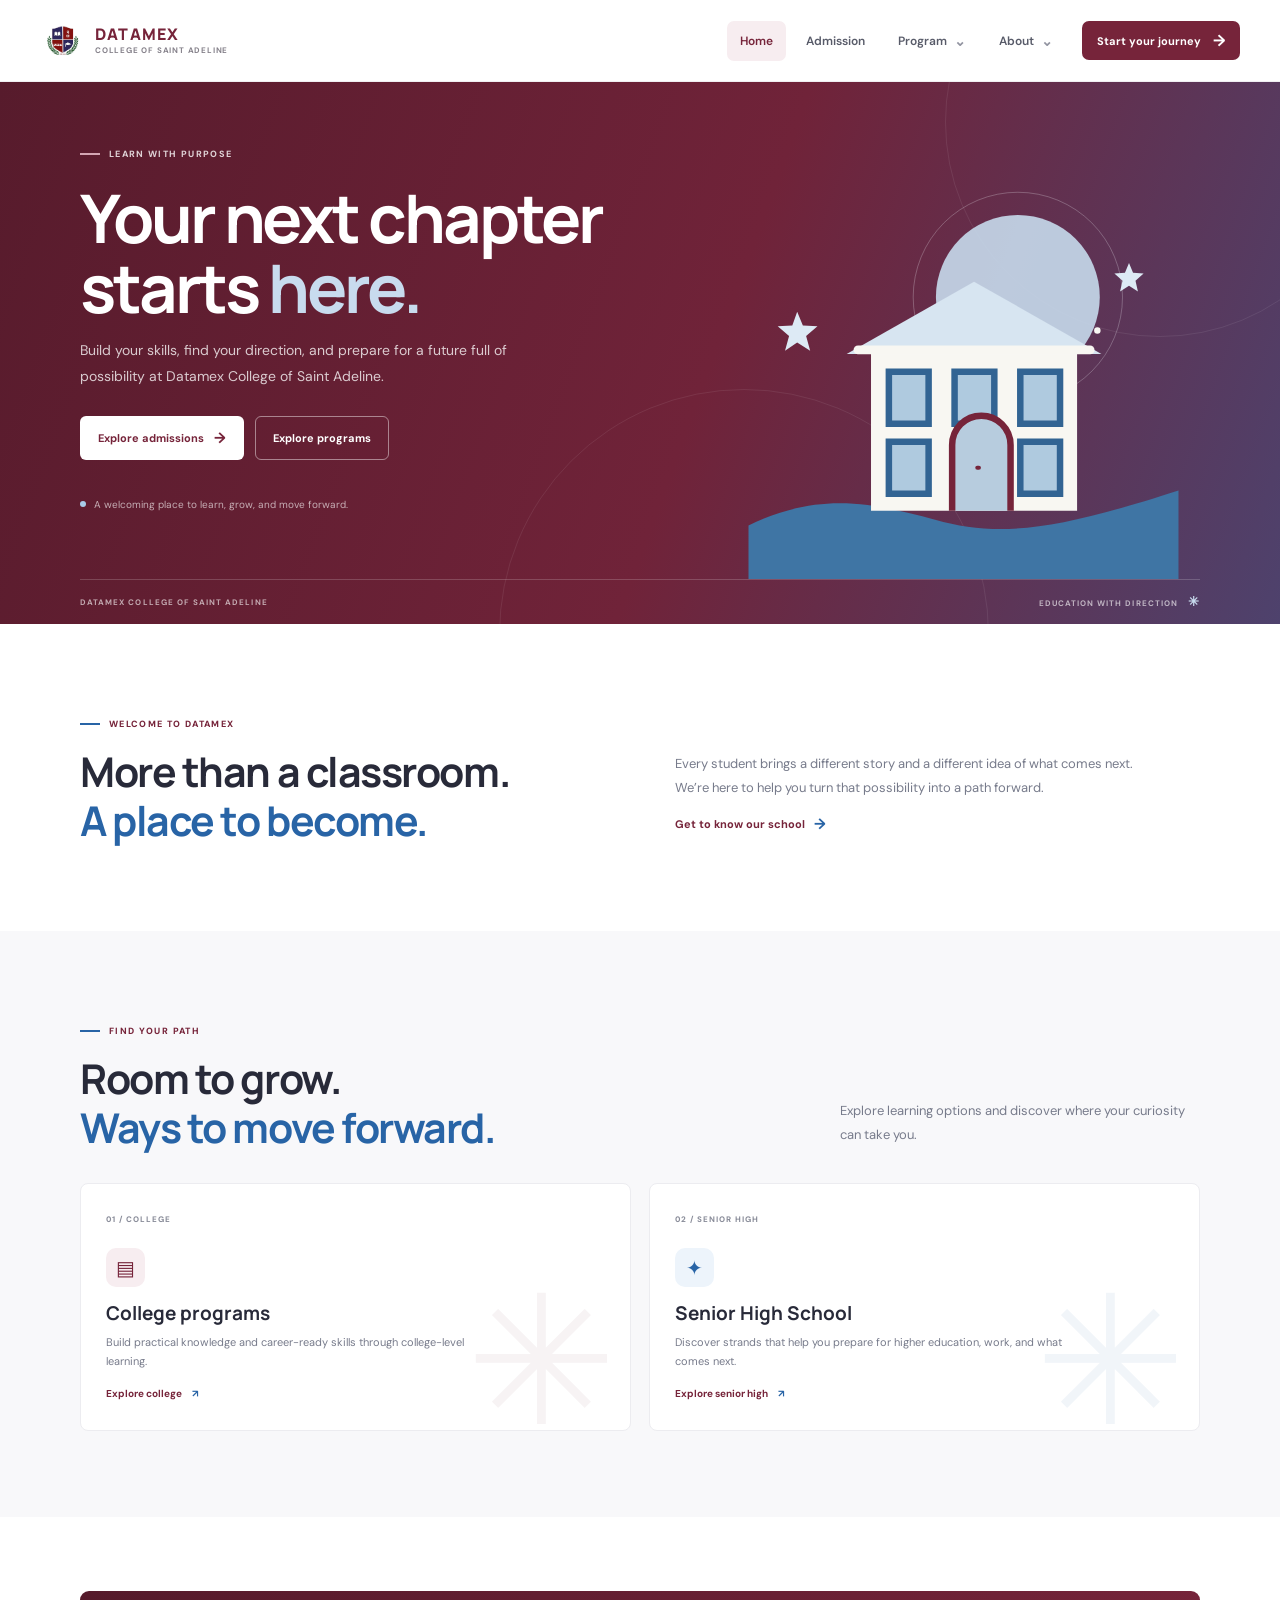
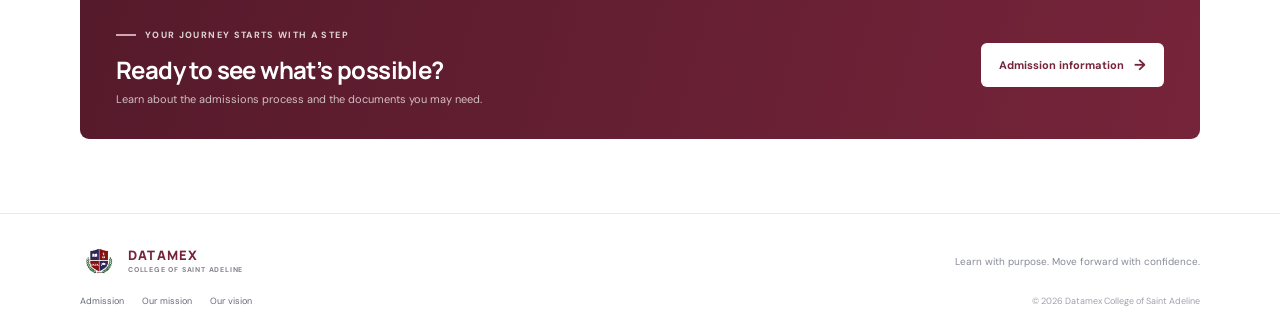
<file: index.html>
<!DOCTYPE html>
<html lang="en">
<head>
  <meta charset="UTF-8">
  <meta name="viewport" content="width=device-width, initial-scale=1.0">
  <meta name="theme-color" content="#76243a">
  <meta name="description" content="Discover Datamex College of Saint Adeline, its programs, admissions, and commitment to student success.">
  <title>Home | Datamex College of Saint Adeline</title>
  <link rel="stylesheet" href="assets/css/style.css">
  <script src="assets/js/script.js" defer></script>
</head>
<body data-page="home">
  <a class="skip-link" href="#main">Skip to content</a>
  <header class="site-header">
    <div class="nav-wrap">
      <a class="brand" href="index.html" aria-label="Datamex College of Saint Adeline home">
        <img class="brand-logo" src="assets/images/datamex-school-logo.png" alt="">
        <span class="brand-copy"><strong>DATAMEX</strong><small>COLLEGE OF SAINT ADELINE</small></span>
      </a>
      <button class="menu-toggle" type="button" aria-expanded="false" aria-controls="primary-navigation" aria-label="Open navigation">
        <span></span><span></span><span></span>
      </button>
      <nav class="primary-navigation" id="primary-navigation" aria-label="Main navigation">
        <a class="nav-item" data-nav="home" href="index.html">Home</a>
        <a class="nav-item" data-nav="admission" href="admission.html">Admission</a>
        <div class="nav-dropdown">
          <button class="nav-item dropdown-toggle" type="button" aria-expanded="false" aria-controls="program-menu">Program <span class="caret">⌄</span></button>
          <div class="dropdown-menu" id="program-menu">
            <a data-nav="college" href="program-college.html">College</a>
            <a data-nav="shs" href="program-shs.html">Senior High School</a>
          </div>
        </div>
        <div class="nav-dropdown">
          <button class="nav-item dropdown-toggle" type="button" aria-expanded="false" aria-controls="about-menu">About <span class="caret">⌄</span></button>
          <div class="dropdown-menu" id="about-menu">
            <a data-nav="mission" href="about-mission.html">Mission</a>
            <a data-nav="vision" href="about-vision.html">Vision</a>
          </div>
        </div>
        <a class="nav-cta" href="admission.html">Start your journey <span>→</span></a>
      </nav>
    </div>
  </header>

  <main id="main">
    <section class="home-hero">
      <div class="hero-shape hero-shape-one"></div>
      <div class="hero-shape hero-shape-two"></div>
      <div class="hero-inner page-width">
        <div class="hero-copy">
          <span class="eyebrow light-eyebrow"><span class="eyebrow-line"></span> LEARN WITH PURPOSE</span>
          <h1>Your next chapter<br>starts <span>here.</span></h1>
          <p>Build your skills, find your direction, and prepare for a future full of possibility at Datamex College of Saint Adeline.</p>
          <div class="hero-actions">
            <a class="button button-light" href="admission.html">Explore admissions <span>→</span></a>
            <a class="button button-outline" href="program-college.html">Explore programs</a>
          </div>
          <div class="hero-footnote"><span class="footnote-dot"></span> A welcoming place to learn, grow, and move forward.</div>
        </div>
        <div class="hero-illustration" aria-hidden="true">
          <img class="hero-campus-illustration" src="assets/images/campus-illustration.svg" alt="">
        </div>
      </div>
      <div class="hero-bottom page-width">
        <span>DATAMEX COLLEGE OF SAINT ADELINE</span>
        <span>EDUCATION WITH DIRECTION <i>✳</i></span>
      </div>
    </section>

    <section class="intro-section page-width section-space">
      <div class="section-heading">
        <span class="eyebrow"><span class="eyebrow-line"></span> WELCOME TO DATAMEX</span>
        <h2>More than a classroom.<br><span>A place to become.</span></h2>
      </div>
      <div class="intro-copy">
        <p>Every student brings a different story and a different idea of what comes next. We’re here to help you turn that possibility into a path forward.</p>
        <a class="text-link" href="about-mission.html">Get to know our school <span>→</span></a>
      </div>
    </section>

    <section class="pathways-section">
      <div class="page-width section-space">
        <div class="section-topline">
          <div>
            <span class="eyebrow"><span class="eyebrow-line"></span> FIND YOUR PATH</span>
            <h2>Room to grow.<br><span>Ways to move forward.</span></h2>
          </div>
          <p>Explore learning options and discover where your curiosity can take you.</p>
        </div>
        <div class="pathway-grid">
          <a class="pathway-card college-card" href="program-college.html">
            <span class="pathway-index">01 / COLLEGE</span>
            <span class="pathway-icon">▤</span>
            <h3>College programs</h3>
            <p>Build practical knowledge and career-ready skills through college-level learning.</p>
            <span class="pathway-link">Explore college <b>↗</b></span>
            <span class="card-decoration">✳</span>
          </a>
          <a class="pathway-card shs-card" href="program-shs.html">
            <span class="pathway-index">02 / SENIOR HIGH</span>
            <span class="pathway-icon">✦</span>
            <h3>Senior High School</h3>
            <p>Discover strands that help you prepare for higher education, work, and what comes next.</p>
            <span class="pathway-link">Explore senior high <b>↗</b></span>
            <span class="card-decoration">✳</span>
          </a>
        </div>
      </div>
    </section>

    <section class="admission-banner page-width">
      <div><span class="eyebrow light-eyebrow"><span class="eyebrow-line"></span> YOUR JOURNEY STARTS WITH A STEP</span><h2>Ready to see what’s possible?</h2><p>Learn about the admissions process and the documents you may need.</p></div>
      <a class="button button-light" href="admission.html">Admission information <span>→</span></a>
    </section>
  </main>

  <footer class="site-footer">
    <div class="footer-inner page-width">
      <a class="brand footer-brand" href="index.html"><img class="brand-logo" src="assets/images/datamex-school-logo.png" alt=""><span class="brand-copy"><strong>DATAMEX</strong><small>COLLEGE OF SAINT ADELINE</small></span></a>
      <p>Learn with purpose. Move forward with confidence.</p>
      <div class="footer-links"><a href="admission.html">Admission</a><a href="about-mission.html">Our mission</a><a href="about-vision.html">Our vision</a></div>
      <small class="copyright">© <span data-current-year></span> Datamex College of Saint Adeline</small>
    </div>
  </footer>
</body>
</html>
</file>
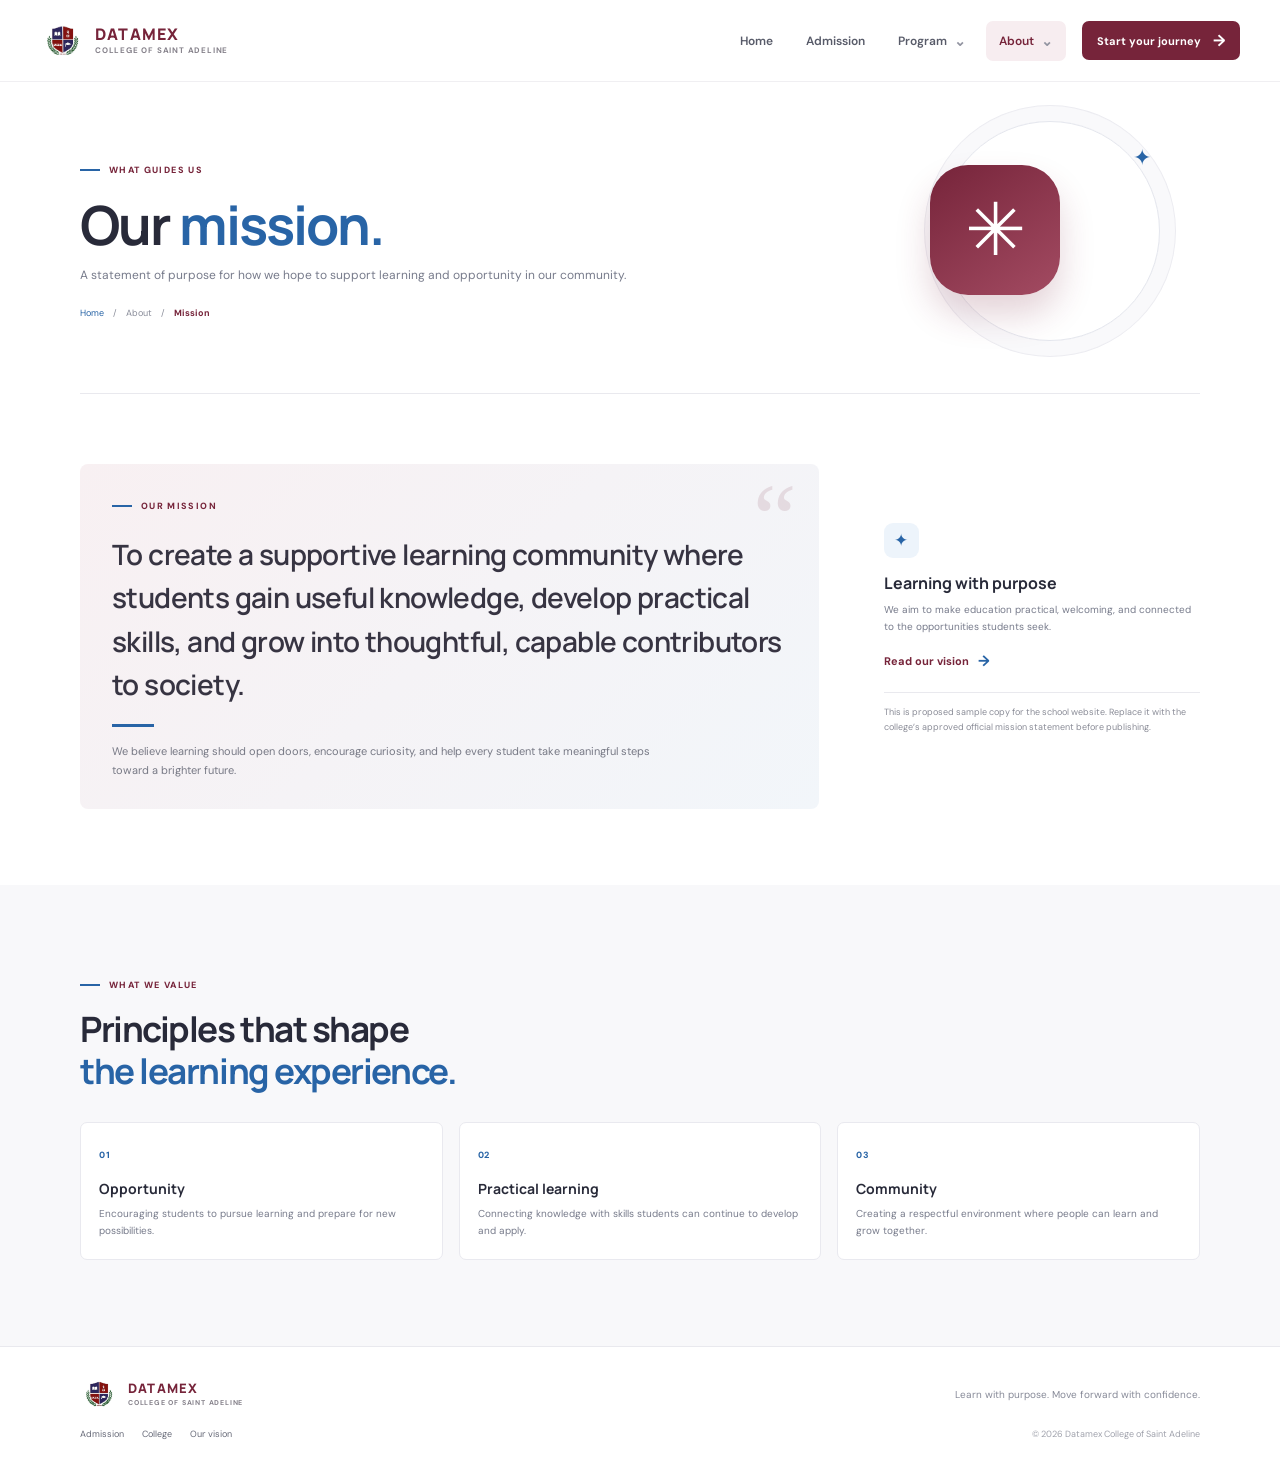
<file: about-mission.html>
<!DOCTYPE html>
<html lang="en">
<head>
  <meta charset="UTF-8">
  <meta name="viewport" content="width=device-width, initial-scale=1.0">
  <meta name="theme-color" content="#76243a">
  <meta name="description" content="Read the mission of Datamex College of Saint Adeline.">
  <title>Our Mission | Datamex College of Saint Adeline</title>
  <link rel="stylesheet" href="assets/css/style.css">
  <script src="assets/js/script.js" defer></script>
</head>
<body data-page="mission">
  <a class="skip-link" href="#main">Skip to content</a>
  <header class="site-header">
    <div class="nav-wrap">
      <a class="brand" href="index.html" aria-label="Datamex College of Saint Adeline home"><img class="brand-logo" src="assets/images/datamex-school-logo.png" alt=""><span class="brand-copy"><strong>DATAMEX</strong><small>COLLEGE OF SAINT ADELINE</small></span></a>
      <button class="menu-toggle" type="button" aria-expanded="false" aria-controls="primary-navigation" aria-label="Open navigation"><span></span><span></span><span></span></button>
      <nav class="primary-navigation" id="primary-navigation" aria-label="Main navigation">
        <a class="nav-item" data-nav="home" href="index.html">Home</a><a class="nav-item" data-nav="admission" href="admission.html">Admission</a>
        <div class="nav-dropdown"><button class="nav-item dropdown-toggle" type="button" aria-expanded="false" aria-controls="program-menu">Program <span class="caret">⌄</span></button><div class="dropdown-menu" id="program-menu"><a data-nav="college" href="program-college.html">College</a><a data-nav="shs" href="program-shs.html">Senior High School</a></div></div>
        <div class="nav-dropdown"><button class="nav-item dropdown-toggle" type="button" aria-expanded="false" aria-controls="about-menu">About <span class="caret">⌄</span></button><div class="dropdown-menu" id="about-menu"><a data-nav="mission" href="about-mission.html">Mission</a><a data-nav="vision" href="about-vision.html">Vision</a></div></div>
        <a class="nav-cta" href="admission.html">Start your journey <span>→</span></a>
      </nav>
    </div>
  </header>
  <main id="main">
    <section class="page-hero page-width">
      <div class="page-hero-copy"><span class="eyebrow"><span class="eyebrow-line"></span> WHAT GUIDES US</span><h1>Our <span>mission.</span></h1><p>A statement of purpose for how we hope to support learning and opportunity in our community.</p><div class="breadcrumb"><a href="index.html">Home</a><span>/</span><span>About</span><span>/</span><strong>Mission</strong></div></div>
      <div class="page-hero-art mission-art" aria-hidden="true"><div class="art-ring"></div><div class="mission-symbol">✳</div><i>✦</i></div>
    </section>
    <section class="page-width statement-section">
      <div class="statement-card"><span class="statement-mark">“</span><span class="eyebrow"><span class="eyebrow-line"></span> OUR MISSION</span><h2>To create a supportive learning community where students gain useful knowledge, develop practical skills, and grow into thoughtful, capable contributors to society.</h2><div class="statement-rule"></div><p>We believe learning should open doors, encourage curiosity, and help every student take meaningful steps toward a brighter future.</p></div>
      <div class="statement-aside"><span class="aside-icon">✦</span><h3>Learning with purpose</h3><p>We aim to make education practical, welcoming, and connected to the opportunities students seek.</p><a class="text-link" href="about-vision.html">Read our vision <span>→</span></a><p class="editor-note">This is proposed sample copy for the school website. Replace it with the college’s approved official mission statement before publishing.</p></div>
    </section>
    <section class="values-section"><div class="page-width section-space"><div class="content-heading"><span class="eyebrow"><span class="eyebrow-line"></span> WHAT WE VALUE</span><h2>Principles that shape<br><span>the learning experience.</span></h2></div><div class="values-grid"><article><span>01</span><h3>Opportunity</h3><p>Encouraging students to pursue learning and prepare for new possibilities.</p></article><article><span>02</span><h3>Practical learning</h3><p>Connecting knowledge with skills students can continue to develop and apply.</p></article><article><span>03</span><h3>Community</h3><p>Creating a respectful environment where people can learn and grow together.</p></article></div></div></section>
  </main>
  <footer class="site-footer"><div class="footer-inner page-width"><a class="brand footer-brand" href="index.html"><img class="brand-logo" src="assets/images/datamex-school-logo.png" alt=""><span class="brand-copy"><strong>DATAMEX</strong><small>COLLEGE OF SAINT ADELINE</small></span></a><p>Learn with purpose. Move forward with confidence.</p><div class="footer-links"><a href="admission.html">Admission</a><a href="program-college.html">College</a><a href="about-vision.html">Our vision</a></div><small class="copyright">© <span data-current-year></span> Datamex College of Saint Adeline</small></div></footer>
</body>
</html>
</file>
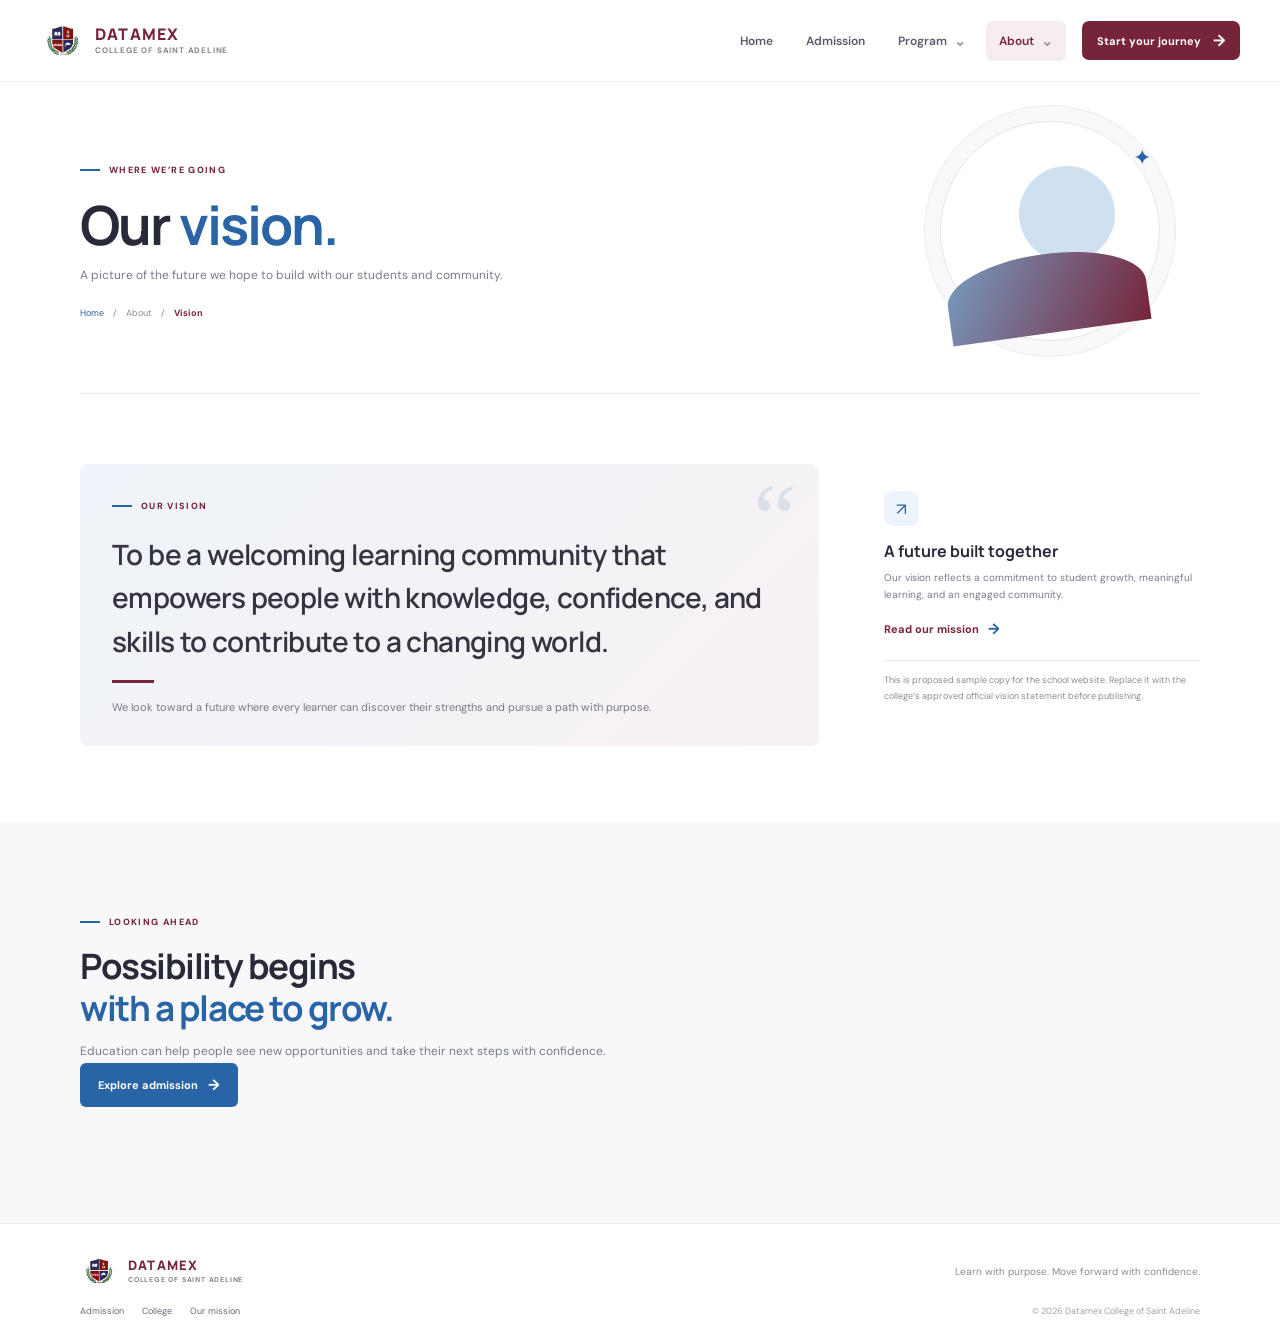
<file: about-vision.html>
<!DOCTYPE html>
<html lang="en">
<head>
  <meta charset="UTF-8">
  <meta name="viewport" content="width=device-width, initial-scale=1.0">
  <meta name="theme-color" content="#76243a">
  <meta name="description" content="Read the vision of Datamex College of Saint Adeline.">
  <title>Our Vision | Datamex College of Saint Adeline</title>
  <link rel="stylesheet" href="assets/css/style.css">
  <script src="assets/js/script.js" defer></script>
</head>
<body data-page="vision">
  <a class="skip-link" href="#main">Skip to content</a>
  <header class="site-header">
    <div class="nav-wrap">
      <a class="brand" href="index.html" aria-label="Datamex College of Saint Adeline home"><img class="brand-logo" src="assets/images/datamex-school-logo.png" alt=""><span class="brand-copy"><strong>DATAMEX</strong><small>COLLEGE OF SAINT ADELINE</small></span></a>
      <button class="menu-toggle" type="button" aria-expanded="false" aria-controls="primary-navigation" aria-label="Open navigation"><span></span><span></span><span></span></button>
      <nav class="primary-navigation" id="primary-navigation" aria-label="Main navigation">
        <a class="nav-item" data-nav="home" href="index.html">Home</a><a class="nav-item" data-nav="admission" href="admission.html">Admission</a>
        <div class="nav-dropdown"><button class="nav-item dropdown-toggle" type="button" aria-expanded="false" aria-controls="program-menu">Program <span class="caret">⌄</span></button><div class="dropdown-menu" id="program-menu"><a data-nav="college" href="program-college.html">College</a><a data-nav="shs" href="program-shs.html">Senior High School</a></div></div>
        <div class="nav-dropdown"><button class="nav-item dropdown-toggle" type="button" aria-expanded="false" aria-controls="about-menu">About <span class="caret">⌄</span></button><div class="dropdown-menu" id="about-menu"><a data-nav="mission" href="about-mission.html">Mission</a><a data-nav="vision" href="about-vision.html">Vision</a></div></div>
        <a class="nav-cta" href="admission.html">Start your journey <span>→</span></a>
      </nav>
    </div>
  </header>
  <main id="main">
    <section class="page-hero page-width">
      <div class="page-hero-copy"><span class="eyebrow"><span class="eyebrow-line"></span> WHERE WE’RE GOING</span><h1>Our <span>vision.</span></h1><p>A picture of the future we hope to build with our students and community.</p><div class="breadcrumb"><a href="index.html">Home</a><span>/</span><span>About</span><span>/</span><strong>Vision</strong></div></div>
      <div class="page-hero-art vision-art" aria-hidden="true"><div class="art-ring"></div><div class="vision-sun"></div><div class="vision-hill"></div><i>✦</i></div>
    </section>
    <section class="page-width statement-section">
      <div class="statement-card vision-statement"><span class="statement-mark">“</span><span class="eyebrow"><span class="eyebrow-line"></span> OUR VISION</span><h2>To be a welcoming learning community that empowers people with knowledge, confidence, and skills to contribute to a changing world.</h2><div class="statement-rule"></div><p>We look toward a future where every learner can discover their strengths and pursue a path with purpose.</p></div>
      <div class="statement-aside"><span class="aside-icon">↗</span><h3>A future built together</h3><p>Our vision reflects a commitment to student growth, meaningful learning, and an engaged community.</p><a class="text-link" href="about-mission.html">Read our mission <span>→</span></a><p class="editor-note">This is proposed sample copy for the school website. Replace it with the college’s approved official vision statement before publishing.</p></div>
    </section>
    <section class="values-section"><div class="page-width section-space"><div class="content-heading"><span class="eyebrow"><span class="eyebrow-line"></span> LOOKING AHEAD</span><h2>Possibility begins<br><span>with a place to grow.</span></h2><p>Education can help people see new opportunities and take their next steps with confidence.</p><a class="button button-primary" href="admission.html">Explore admission <span>→</span></a></div></div></section>
  </main>
  <footer class="site-footer"><div class="footer-inner page-width"><a class="brand footer-brand" href="index.html"><img class="brand-logo" src="assets/images/datamex-school-logo.png" alt=""><span class="brand-copy"><strong>DATAMEX</strong><small>COLLEGE OF SAINT ADELINE</small></span></a><p>Learn with purpose. Move forward with confidence.</p><div class="footer-links"><a href="admission.html">Admission</a><a href="program-college.html">College</a><a href="about-mission.html">Our mission</a></div><small class="copyright">© <span data-current-year></span> Datamex College of Saint Adeline</small></div></footer>
</body>
</html>
</file>
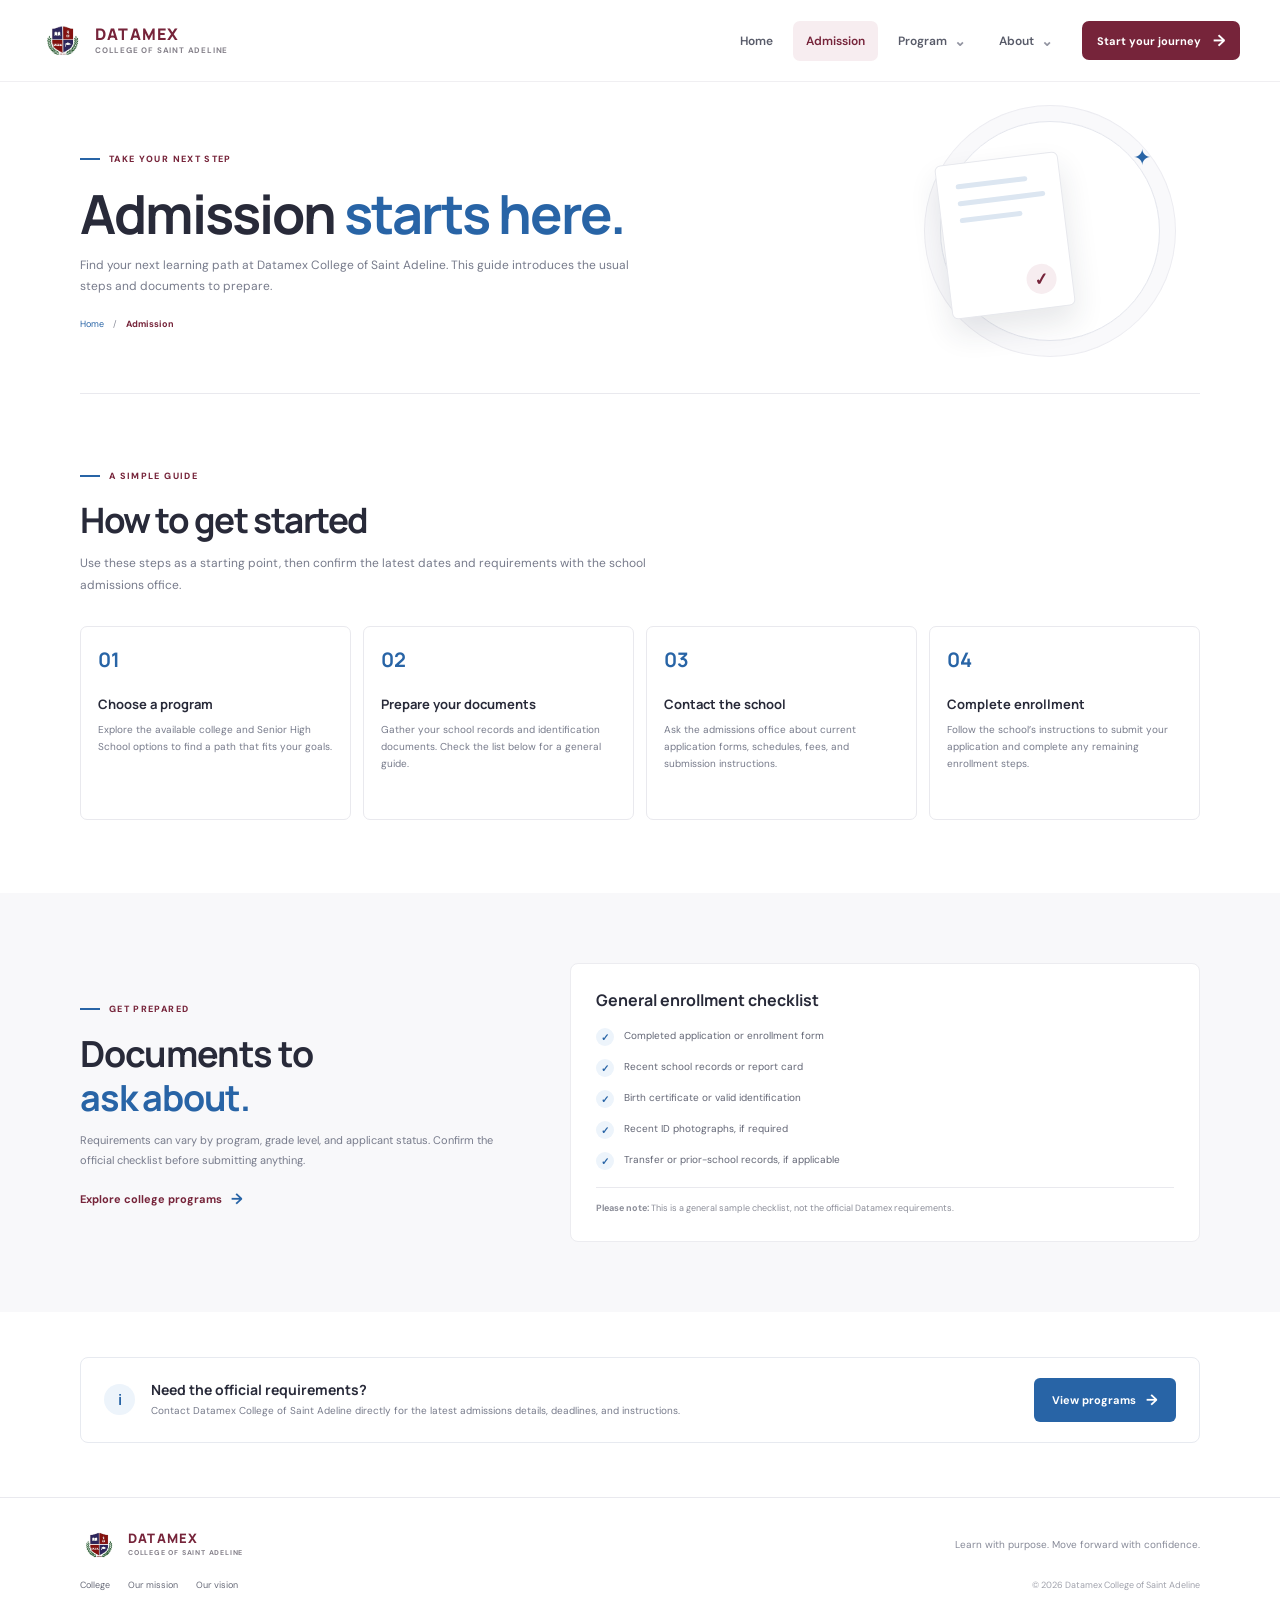
<file: admission.html>
<!DOCTYPE html>
<html lang="en">
<head>
  <meta charset="UTF-8">
  <meta name="viewport" content="width=device-width, initial-scale=1.0">
  <meta name="theme-color" content="#76243a">
  <meta name="description" content="Learn about the admissions process at Datamex College of Saint Adeline.">
  <title>Admission | Datamex College of Saint Adeline</title>
  <link rel="stylesheet" href="assets/css/style.css">
  <script src="assets/js/script.js" defer></script>
</head>
<body data-page="admission">
  <a class="skip-link" href="#main">Skip to content</a>
  <header class="site-header">
    <div class="nav-wrap">
      <a class="brand" href="index.html" aria-label="Datamex College of Saint Adeline home"><img class="brand-logo" src="assets/images/datamex-school-logo.png" alt=""><span class="brand-copy"><strong>DATAMEX</strong><small>COLLEGE OF SAINT ADELINE</small></span></a>
      <button class="menu-toggle" type="button" aria-expanded="false" aria-controls="primary-navigation" aria-label="Open navigation"><span></span><span></span><span></span></button>
      <nav class="primary-navigation" id="primary-navigation" aria-label="Main navigation">
        <a class="nav-item" data-nav="home" href="index.html">Home</a><a class="nav-item" data-nav="admission" href="admission.html">Admission</a>
        <div class="nav-dropdown"><button class="nav-item dropdown-toggle" type="button" aria-expanded="false" aria-controls="program-menu">Program <span class="caret">⌄</span></button><div class="dropdown-menu" id="program-menu"><a data-nav="college" href="program-college.html">College</a><a data-nav="shs" href="program-shs.html">Senior High School</a></div></div>
        <div class="nav-dropdown"><button class="nav-item dropdown-toggle" type="button" aria-expanded="false" aria-controls="about-menu">About <span class="caret">⌄</span></button><div class="dropdown-menu" id="about-menu"><a data-nav="mission" href="about-mission.html">Mission</a><a data-nav="vision" href="about-vision.html">Vision</a></div></div>
        <a class="nav-cta" href="admission.html">Start your journey <span>→</span></a>
      </nav>
    </div>
  </header>
  <main id="main">
    <section class="page-hero page-width">
      <div class="page-hero-copy"><span class="eyebrow"><span class="eyebrow-line"></span> TAKE YOUR NEXT STEP</span><h1>Admission <span>starts here.</span></h1><p>Find your next learning path at Datamex College of Saint Adeline. This guide introduces the usual steps and documents to prepare.</p><div class="breadcrumb"><a href="index.html">Home</a><span>/</span><strong>Admission</strong></div></div>
      <div class="page-hero-art admission-art" aria-hidden="true"><div class="art-ring"></div><div class="art-paper"><span></span><span></span><span></span><b>✓</b></div><i>✦</i></div>
    </section>
    <section class="page-width content-section">
      <div class="content-heading"><span class="eyebrow"><span class="eyebrow-line"></span> A SIMPLE GUIDE</span><h2>How to get started</h2><p>Use these steps as a starting point, then confirm the latest dates and requirements with the school admissions office.</p></div>
      <div class="steps-grid">
        <article class="step-card"><span>01</span><h3>Choose a program</h3><p>Explore the available college and Senior High School options to find a path that fits your goals.</p></article>
        <article class="step-card"><span>02</span><h3>Prepare your documents</h3><p>Gather your school records and identification documents. Check the list below for a general guide.</p></article>
        <article class="step-card"><span>03</span><h3>Contact the school</h3><p>Ask the admissions office about current application forms, schedules, fees, and submission instructions.</p></article>
        <article class="step-card"><span>04</span><h3>Complete enrollment</h3><p>Follow the school’s instructions to submit your application and complete any remaining enrollment steps.</p></article>
      </div>
    </section>
    <section class="requirements-section">
      <div class="page-width requirements-layout">
        <div><span class="eyebrow"><span class="eyebrow-line"></span> GET PREPARED</span><h2>Documents to<br><span>ask about.</span></h2><p>Requirements can vary by program, grade level, and applicant status. Confirm the official checklist before submitting anything.</p><a class="text-link" href="program-college.html">Explore college programs <span>→</span></a></div>
        <div class="requirements-card"><h3>General enrollment checklist</h3><ul><li><span>✓</span> Completed application or enrollment form</li><li><span>✓</span> Recent school records or report card</li><li><span>✓</span> Birth certificate or valid identification</li><li><span>✓</span> Recent ID photographs, if required</li><li><span>✓</span> Transfer or prior-school records, if applicable</li></ul><p><strong>Please note:</strong> This is a general sample checklist, not the official Datamex requirements.</p></div>
      </div>
    </section>
    <section class="page-width info-callout"><span class="callout-icon">i</span><div><h2>Need the official requirements?</h2><p>Contact Datamex College of Saint Adeline directly for the latest admissions details, deadlines, and instructions.</p></div><a class="button button-primary" href="program-college.html">View programs <span>→</span></a></section>
  </main>
  <footer class="site-footer"><div class="footer-inner page-width"><a class="brand footer-brand" href="index.html"><img class="brand-logo" src="assets/images/datamex-school-logo.png" alt=""><span class="brand-copy"><strong>DATAMEX</strong><small>COLLEGE OF SAINT ADELINE</small></span></a><p>Learn with purpose. Move forward with confidence.</p><div class="footer-links"><a href="program-college.html">College</a><a href="about-mission.html">Our mission</a><a href="about-vision.html">Our vision</a></div><small class="copyright">© <span data-current-year></span> Datamex College of Saint Adeline</small></div></footer>
</body>
</html>
</file>
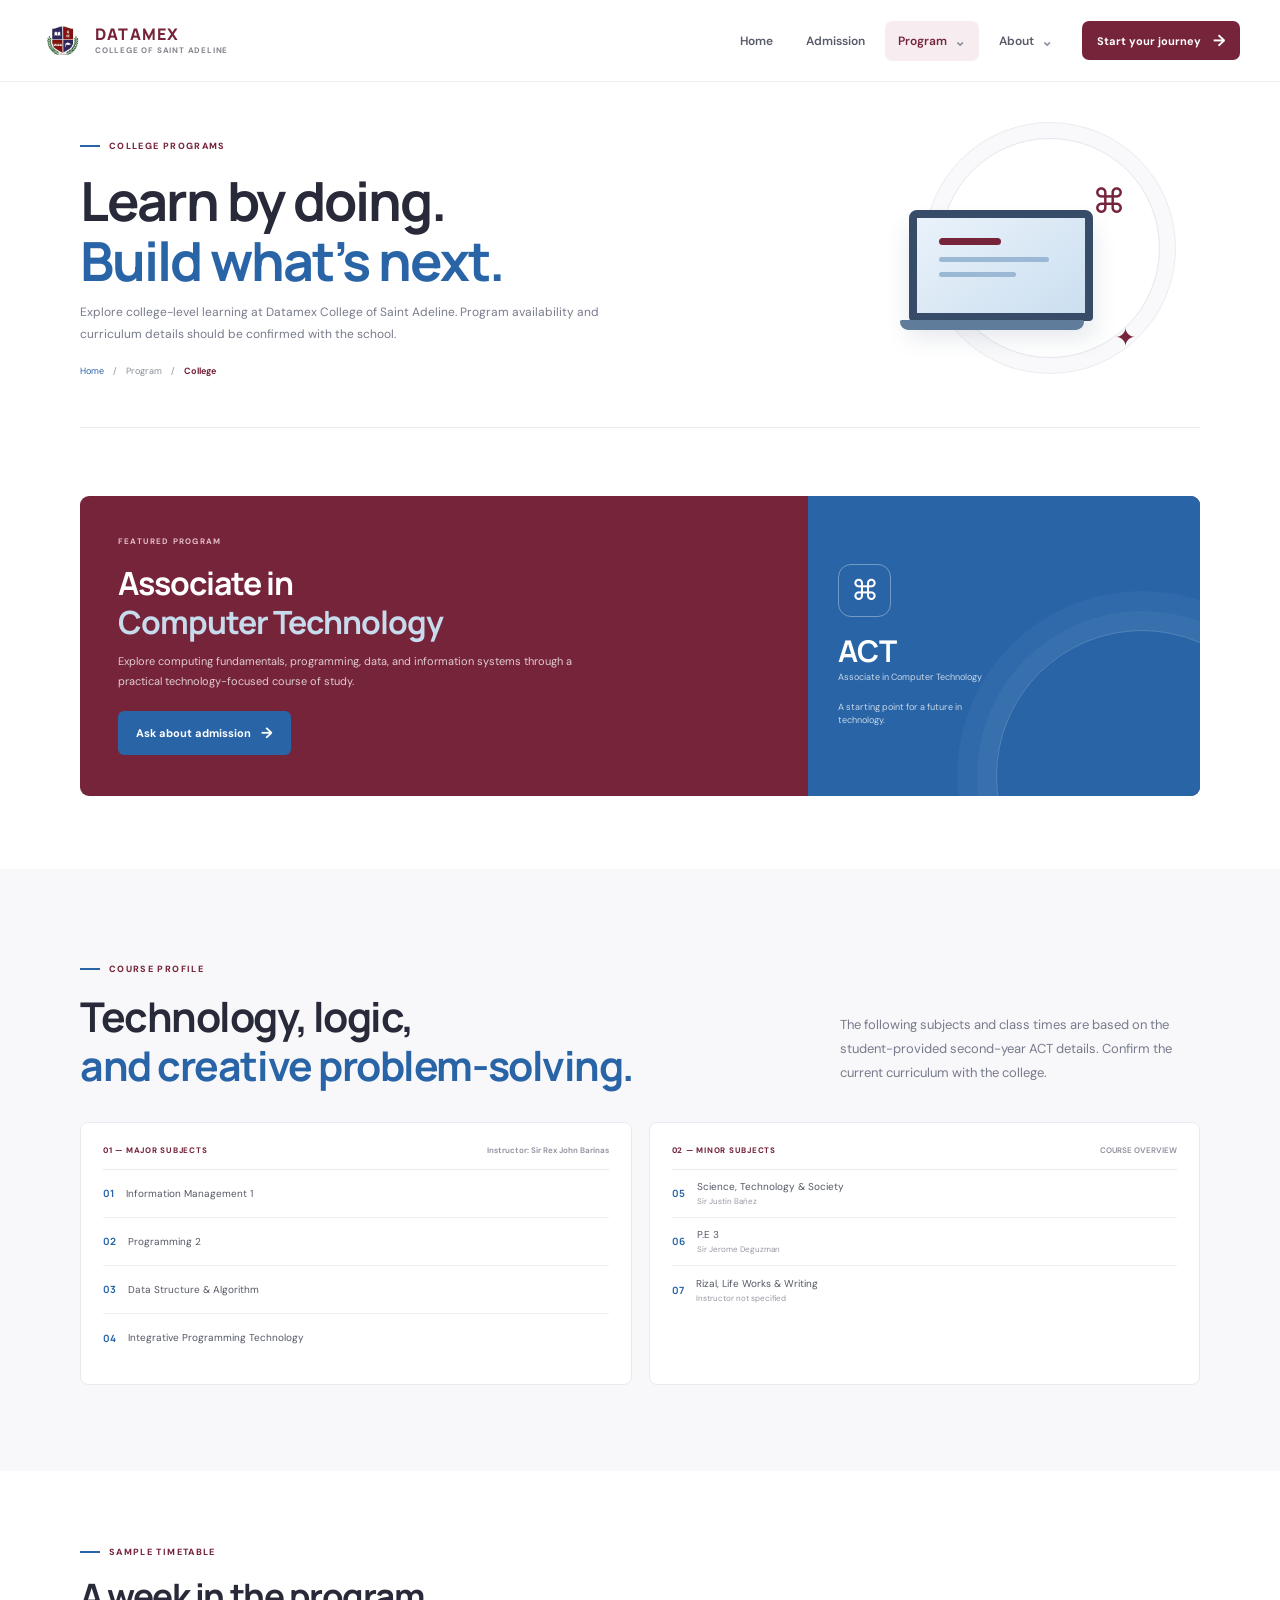
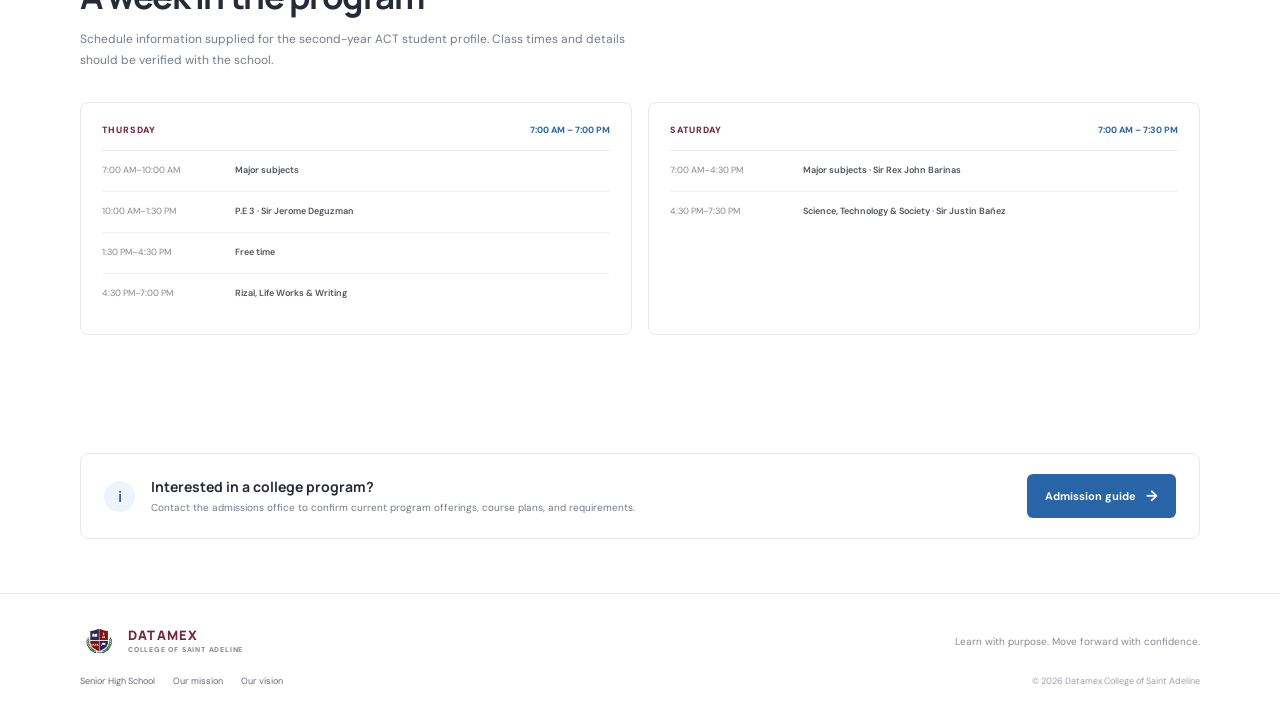
<file: program-college.html>
<!DOCTYPE html>
<html lang="en">
<head>
  <meta charset="UTF-8">
  <meta name="viewport" content="width=device-width, initial-scale=1.0">
  <meta name="theme-color" content="#76243a">
  <meta name="description" content="Explore the Associate in Computer Technology program at Datamex College of Saint Adeline.">
  <title>College Program | Datamex College of Saint Adeline</title>
  <link rel="stylesheet" href="assets/css/style.css">
  <script src="assets/js/script.js" defer></script>
</head>
<body data-page="college">
  <a class="skip-link" href="#main">Skip to content</a>
  <header class="site-header">
    <div class="nav-wrap">
      <a class="brand" href="index.html" aria-label="Datamex College of Saint Adeline home"><img class="brand-logo" src="assets/images/datamex-school-logo.png" alt=""><span class="brand-copy"><strong>DATAMEX</strong><small>COLLEGE OF SAINT ADELINE</small></span></a>
      <button class="menu-toggle" type="button" aria-expanded="false" aria-controls="primary-navigation" aria-label="Open navigation"><span></span><span></span><span></span></button>
      <nav class="primary-navigation" id="primary-navigation" aria-label="Main navigation">
        <a class="nav-item" data-nav="home" href="index.html">Home</a><a class="nav-item" data-nav="admission" href="admission.html">Admission</a>
        <div class="nav-dropdown"><button class="nav-item dropdown-toggle" type="button" aria-expanded="false" aria-controls="program-menu">Program <span class="caret">⌄</span></button><div class="dropdown-menu" id="program-menu"><a data-nav="college" href="program-college.html">College</a><a data-nav="shs" href="program-shs.html">Senior High School</a></div></div>
        <div class="nav-dropdown"><button class="nav-item dropdown-toggle" type="button" aria-expanded="false" aria-controls="about-menu">About <span class="caret">⌄</span></button><div class="dropdown-menu" id="about-menu"><a data-nav="mission" href="about-mission.html">Mission</a><a data-nav="vision" href="about-vision.html">Vision</a></div></div>
        <a class="nav-cta" href="admission.html">Start your journey <span>→</span></a>
      </nav>
    </div>
  </header>
  <main id="main">
    <section class="page-hero page-width">
      <div class="page-hero-copy"><span class="eyebrow"><span class="eyebrow-line"></span> COLLEGE PROGRAMS</span><h1>Learn by doing.<br><span>Build what’s next.</span></h1><p>Explore college-level learning at Datamex College of Saint Adeline. Program availability and curriculum details should be confirmed with the school.</p><div class="breadcrumb"><a href="index.html">Home</a><span>/</span><span>Program</span><span>/</span><strong>College</strong></div></div>
      <div class="page-hero-art college-art" aria-hidden="true"><div class="art-ring"></div><div class="art-laptop"><span></span><b></b></div><i>⌘</i><em>✦</em></div>
    </section>
    <section class="page-width content-section">
      <div class="program-feature">
        <div class="program-feature-copy"><span class="program-label">FEATURED PROGRAM</span><h2>Associate in<br><span>Computer Technology</span></h2><p>Explore computing fundamentals, programming, data, and information systems through a practical technology-focused course of study.</p><a class="button button-primary" href="admission.html">Ask about admission <span>→</span></a></div>
        <div class="program-feature-side"><span class="side-symbol">⌘</span><strong>ACT</strong><small>Associate in Computer Technology</small><span class="side-note">A starting point for a future in technology.</span></div>
      </div>
    </section>
    <section class="curriculum-section">
      <div class="page-width section-space">
        <div class="section-topline"><div><span class="eyebrow"><span class="eyebrow-line"></span> COURSE PROFILE</span><h2>Technology, logic,<br><span>and creative problem-solving.</span></h2></div><p>The following subjects and class times are based on the student-provided second-year ACT details. Confirm the current curriculum with the college.</p></div>
        <div class="course-layout">
          <div class="course-card"><div class="course-card-heading"><span>01 — MAJOR SUBJECTS</span><span>Instructor: Sir Rex John Barinas</span></div><ul class="course-list"><li><span>01</span>Information Management 1</li><li><span>02</span>Programming 2</li><li><span>03</span>Data Structure &amp; Algorithm</li><li><span>04</span>Integrative Programming Technology</li></ul></div>
          <div class="course-card minor-card"><div class="course-card-heading"><span>02 — MINOR SUBJECTS</span><span>COURSE OVERVIEW</span></div><ul class="course-list"><li><span>05</span><div>Science, Technology &amp; Society<small>Sir Justin Bañez</small></div></li><li><span>06</span><div>P.E 3<small>Sir Jerome Deguzman</small></div></li><li><span>07</span><div>Rizal, Life Works &amp; Writing<small>Instructor not specified</small></div></li></ul></div>
        </div>
      </div>
    </section>
    <section class="page-width content-section schedule-section">
      <div class="content-heading"><span class="eyebrow"><span class="eyebrow-line"></span> SAMPLE TIMETABLE</span><h2>A week in the program</h2><p>Schedule information supplied for the second-year ACT student profile. Class times and details should be verified with the school.</p></div>
      <div class="timetable-grid">
        <article class="timetable-card"><div class="timetable-heading"><span>THURSDAY</span><strong>7:00 AM – 7:00 PM</strong></div><ol><li><time>7:00 AM–10:00 AM</time><span>Major subjects</span></li><li><time>10:00 AM–1:30 PM</time><span>P.E 3 · Sir Jerome Deguzman</span></li><li><time>1:30 PM–4:30 PM</time><span>Free time</span></li><li><time>4:30 PM–7:00 PM</time><span>Rizal, Life Works &amp; Writing</span></li></ol></article>
        <article class="timetable-card saturday-card"><div class="timetable-heading"><span>SATURDAY</span><strong>7:00 AM – 7:30 PM</strong></div><ol><li><time>7:00 AM–4:30 PM</time><span>Major subjects · Sir Rex John Barinas</span></li><li><time>4:30 PM–7:30 PM</time><span>Science, Technology &amp; Society · Sir Justin Bañez</span></li></ol></article>
      </div>
    </section>
    <section class="page-width info-callout"><span class="callout-icon">i</span><div><h2>Interested in a college program?</h2><p>Contact the admissions office to confirm current program offerings, course plans, and requirements.</p></div><a class="button button-primary" href="admission.html">Admission guide <span>→</span></a></section>
  </main>
  <footer class="site-footer"><div class="footer-inner page-width"><a class="brand footer-brand" href="index.html"><img class="brand-logo" src="assets/images/datamex-school-logo.png" alt=""><span class="brand-copy"><strong>DATAMEX</strong><small>COLLEGE OF SAINT ADELINE</small></span></a><p>Learn with purpose. Move forward with confidence.</p><div class="footer-links"><a href="program-shs.html">Senior High School</a><a href="about-mission.html">Our mission</a><a href="about-vision.html">Our vision</a></div><small class="copyright">© <span data-current-year></span> Datamex College of Saint Adeline</small></div></footer>
</body>
</html>
</file>
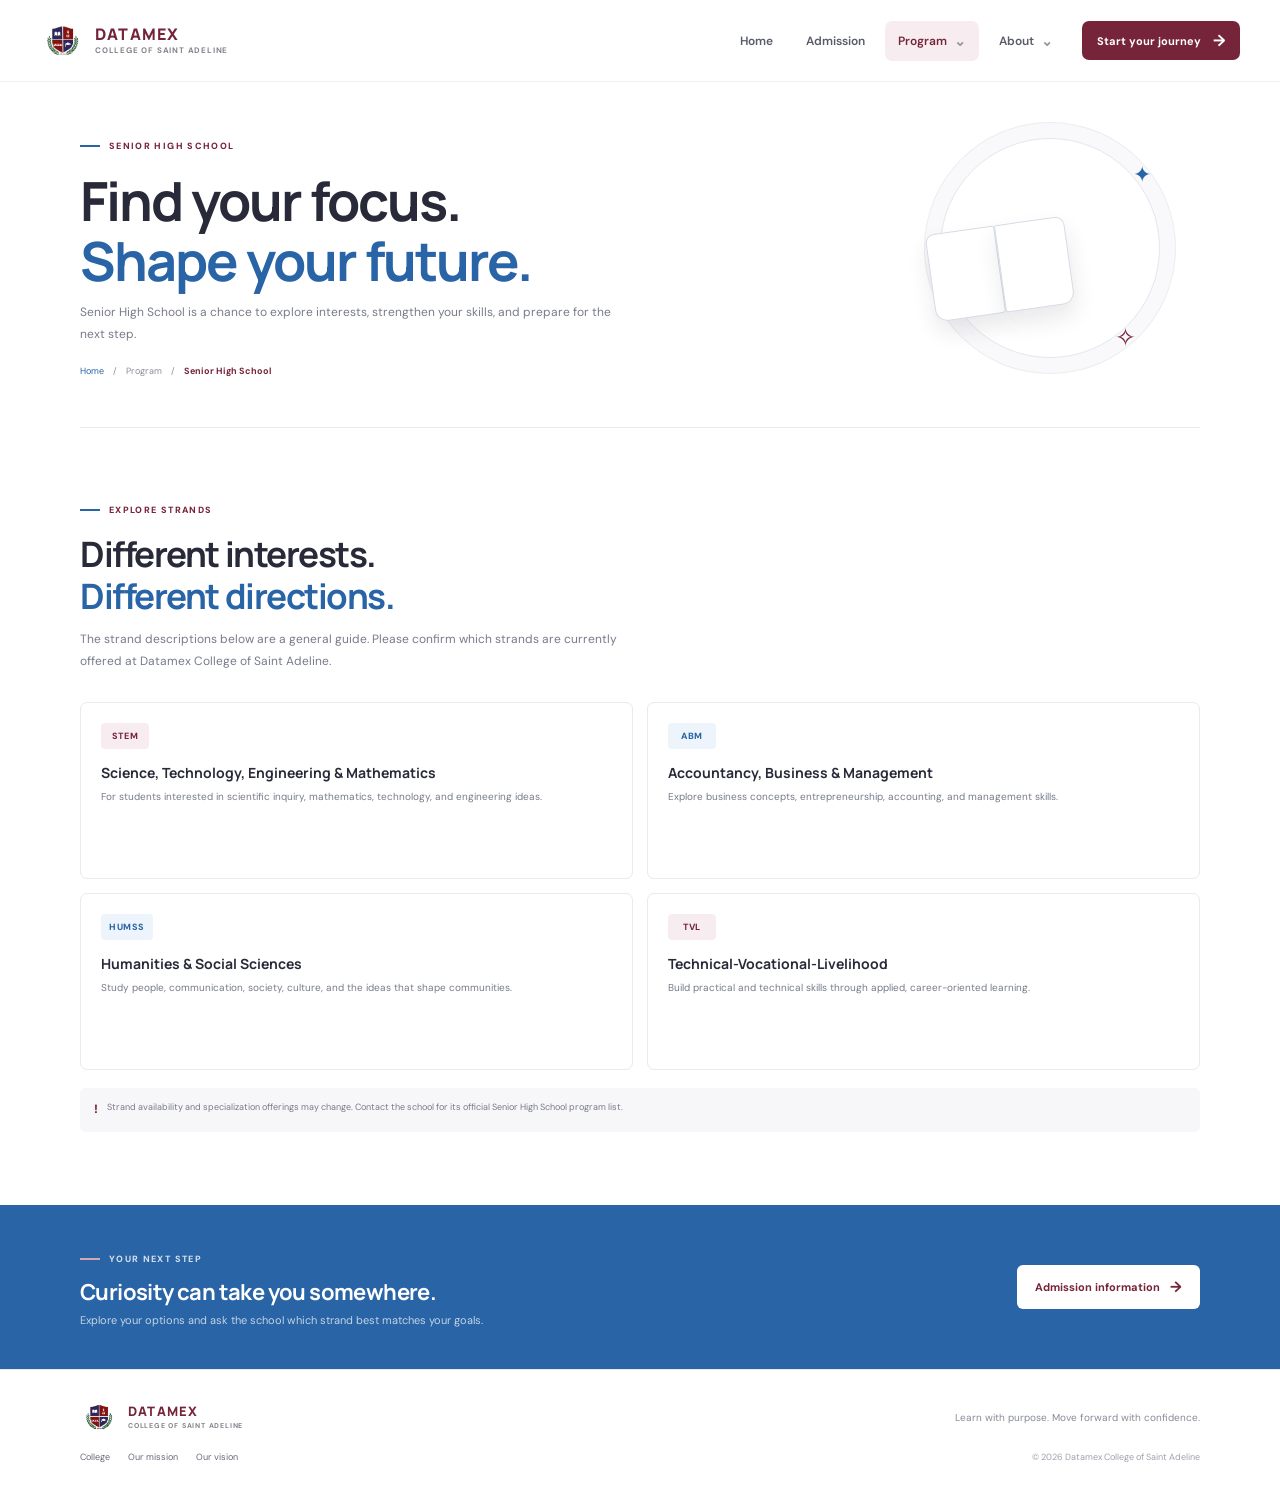
<file: program-shs.html>
<!DOCTYPE html>
<html lang="en">
<head>
  <meta charset="UTF-8">
  <meta name="viewport" content="width=device-width, initial-scale=1.0">
  <meta name="theme-color" content="#76243a">
  <meta name="description" content="Learn about Senior High School pathways and strands at Datamex College of Saint Adeline.">
  <title>Senior High School | Datamex College of Saint Adeline</title>
  <link rel="stylesheet" href="assets/css/style.css">
  <script src="assets/js/script.js" defer></script>
</head>
<body data-page="shs">
  <a class="skip-link" href="#main">Skip to content</a>
  <header class="site-header">
    <div class="nav-wrap">
      <a class="brand" href="index.html" aria-label="Datamex College of Saint Adeline home"><img class="brand-logo" src="assets/images/datamex-school-logo.png" alt=""><span class="brand-copy"><strong>DATAMEX</strong><small>COLLEGE OF SAINT ADELINE</small></span></a>
      <button class="menu-toggle" type="button" aria-expanded="false" aria-controls="primary-navigation" aria-label="Open navigation"><span></span><span></span><span></span></button>
      <nav class="primary-navigation" id="primary-navigation" aria-label="Main navigation">
        <a class="nav-item" data-nav="home" href="index.html">Home</a><a class="nav-item" data-nav="admission" href="admission.html">Admission</a>
        <div class="nav-dropdown"><button class="nav-item dropdown-toggle" type="button" aria-expanded="false" aria-controls="program-menu">Program <span class="caret">⌄</span></button><div class="dropdown-menu" id="program-menu"><a data-nav="college" href="program-college.html">College</a><a data-nav="shs" href="program-shs.html">Senior High School</a></div></div>
        <div class="nav-dropdown"><button class="nav-item dropdown-toggle" type="button" aria-expanded="false" aria-controls="about-menu">About <span class="caret">⌄</span></button><div class="dropdown-menu" id="about-menu"><a data-nav="mission" href="about-mission.html">Mission</a><a data-nav="vision" href="about-vision.html">Vision</a></div></div>
        <a class="nav-cta" href="admission.html">Start your journey <span>→</span></a>
      </nav>
    </div>
  </header>
  <main id="main">
    <section class="page-hero page-width">
      <div class="page-hero-copy"><span class="eyebrow"><span class="eyebrow-line"></span> SENIOR HIGH SCHOOL</span><h1>Find your focus.<br><span>Shape your future.</span></h1><p>Senior High School is a chance to explore interests, strengthen your skills, and prepare for the next step.</p><div class="breadcrumb"><a href="index.html">Home</a><span>/</span><span>Program</span><span>/</span><strong>Senior High School</strong></div></div>
      <div class="page-hero-art shs-art" aria-hidden="true"><div class="art-ring"></div><div class="art-book"><span></span><span></span></div><i>✦</i><em>✧</em></div>
    </section>
    <section class="page-width content-section">
      <div class="content-heading"><span class="eyebrow"><span class="eyebrow-line"></span> EXPLORE STRANDS</span><h2>Different interests.<br><span>Different directions.</span></h2><p>The strand descriptions below are a general guide. Please confirm which strands are currently offered at Datamex College of Saint Adeline.</p></div>
      <div class="strand-grid">
        <article class="strand-card"><span class="strand-code">STEM</span><h3>Science, Technology, Engineering &amp; Mathematics</h3><p>For students interested in scientific inquiry, mathematics, technology, and engineering ideas.</p></article>
        <article class="strand-card"><span class="strand-code blue-code">ABM</span><h3>Accountancy, Business &amp; Management</h3><p>Explore business concepts, entrepreneurship, accounting, and management skills.</p></article>
        <article class="strand-card"><span class="strand-code blue-code">HUMSS</span><h3>Humanities &amp; Social Sciences</h3><p>Study people, communication, society, culture, and the ideas that shape communities.</p></article>
        <article class="strand-card"><span class="strand-code">TVL</span><h3>Technical-Vocational-Livelihood</h3><p>Build practical and technical skills through applied, career-oriented learning.</p></article>
      </div>
      <p class="notice-line"><span>!</span> Strand availability and specialization offerings may change. Contact the school for its official Senior High School program list.</p>
    </section>
    <section class="shs-band"><div class="page-width shs-band-inner"><div><span class="eyebrow light-eyebrow"><span class="eyebrow-line"></span> YOUR NEXT STEP</span><h2>Curiosity can take you somewhere.</h2><p>Explore your options and ask the school which strand best matches your goals.</p></div><a class="button button-light" href="admission.html">Admission information <span>→</span></a></div></section>
  </main>
  <footer class="site-footer"><div class="footer-inner page-width"><a class="brand footer-brand" href="index.html"><img class="brand-logo" src="assets/images/datamex-school-logo.png" alt=""><span class="brand-copy"><strong>DATAMEX</strong><small>COLLEGE OF SAINT ADELINE</small></span></a><p>Learn with purpose. Move forward with confidence.</p><div class="footer-links"><a href="program-college.html">College</a><a href="about-mission.html">Our mission</a><a href="about-vision.html">Our vision</a></div><small class="copyright">© <span data-current-year></span> Datamex College of Saint Adeline</small></div></footer>
</body>
</html>
</file>
<file: assets/css/style.css>
@import url('https://fonts.googleapis.com/css2?family=DM+Sans:wght@400;500;600;700&family=Manrope:wght@400;500;600;700;800&display=swap');

:root {
  --maroon: #76243a;
  --maroon-dark: #551a2b;
  --maroon-light: #f7edf0;
  --blue: #2864a6;
  --blue-dark: #1c4d81;
  --blue-light: #edf4fb;
  --ink: #282a39;
  --muted: #777b8b;
  --paper: #fff;
  --canvas: #f8f8fa;
  --line: #e9e9ee;
  --page-width: 1120px;
}

* { box-sizing: border-box; }
html { scroll-behavior: smooth; }
body { margin: 0; background: var(--paper); color: var(--ink); font-family: 'DM Sans', 'Segoe UI', sans-serif; font-size: 15px; -webkit-font-smoothing: antialiased; }
a { color: inherit; text-decoration: none; }
button { font: inherit; }
.page-width { width: min(var(--page-width), calc(100% - 64px)); margin-inline: auto; }
.skip-link { position: absolute; z-index: 20; top: 10px; left: 10px; padding: 10px 14px; transform: translateY(-150%); border-radius: 6px; background: #fff; color: var(--maroon); }
.skip-link:focus { transform: translateY(0); }

.site-header { position: relative; z-index: 10; height: 82px; border-bottom: 1px solid #f0eff2; background: #fff; }
.nav-wrap { display: flex; width: min(1200px, calc(100% - 64px)); height: 100%; align-items: center; justify-content: space-between; margin: 0 auto; }
.brand { display: inline-flex; flex: 0 0 auto; align-items: center; gap: 10px; }
.brand-logo { display: block; width: 45px; height: 45px; flex: 0 0 auto; border-radius: 50%; object-fit: contain; }
.brand-mark { display: grid; width: 40px; height: 40px; place-items: center; border-radius: 12px 12px 12px 4px; background: var(--maroon); color: #fff; font-family: 'Manrope', sans-serif; font-size: 23px; font-weight: 800; }
.brand-copy { display: grid; gap: 3px; color: var(--maroon); }
.brand-copy strong { font-family: 'Manrope', sans-serif; font-size: 16px; font-weight: 800; letter-spacing: 1.2px; line-height: 1; }
.brand-copy small { color: #85818a; font-size: 8px; font-weight: 700; letter-spacing: .8px; }
.primary-navigation { display: flex; height: 100%; align-items: center; gap: 7px; }
.nav-item { display: inline-flex; min-height: 40px; align-items: center; gap: 7px; padding: 0 13px; border: 0; border-radius: 7px; background: transparent; color: #585b69; font-size: 12px; font-weight: 600; cursor: pointer; }
.nav-item:hover, .nav-item.current { background: var(--maroon-light); color: var(--maroon); }
.nav-dropdown { position: relative; display: flex; height: 100%; align-items: center; }
.caret { color: #9294a1; font-size: 14px; transition: transform .18s ease; }
.nav-dropdown.is-open .caret { transform: rotate(180deg); }
.dropdown-menu { position: absolute; top: calc(100% - 9px); left: 0; display: none; width: 205px; padding: 7px; border: 1px solid var(--line); border-radius: 9px; background: #fff; box-shadow: 0 14px 35px rgba(38, 35, 52, .13); }
.nav-dropdown.is-open .dropdown-menu { display: grid; }
.dropdown-menu a { padding: 11px 12px; border-radius: 6px; color: #555867; font-size: 12px; font-weight: 500; }
.dropdown-menu a:hover, .dropdown-menu a.current { background: var(--blue-light); color: var(--blue); }
.nav-cta { display: inline-flex; min-height: 39px; align-items: center; gap: 12px; margin-left: 9px; padding: 0 15px; border-radius: 7px; background: var(--maroon); color: #fff; font-size: 11px; font-weight: 700; transition: background .2s ease; }
.nav-cta:hover { background: var(--maroon-dark); }
.nav-cta span { font-size: 16px; }
.menu-toggle { display: none; }

.home-hero { position: relative; overflow: hidden; background: linear-gradient(110deg, #571b2c 0%, #702339 55%, #2864a6 150%); color: #fff; }
.hero-inner { position: relative; display: grid; min-height: 492px; grid-template-columns: 1.04fr .96fr; align-items: center; }
.hero-copy { position: relative; z-index: 2; padding: 58px 0 68px; }
.eyebrow { display: inline-flex; align-items: center; gap: 9px; color: var(--maroon); font-size: 9px; font-weight: 800; letter-spacing: 1.35px; }
.eyebrow-line { display: inline-block; width: 20px; height: 2px; background: var(--blue); }
.light-eyebrow { color: rgba(255,255,255,.8); }
.light-eyebrow .eyebrow-line { background: #d4a6b3; }
.hero-copy h1 { margin: 23px 0 16px; font-family: 'Manrope', sans-serif; font-size: clamp(44px, 6vw, 67px); font-weight: 700; letter-spacing: -3px; line-height: 1.04; }
.hero-copy h1 span { color: #c8dbee; }
.hero-copy > p { max-width: 450px; margin: 0; color: rgba(255,255,255,.77); font-size: 14px; line-height: 1.8; }
.hero-actions { display: flex; flex-wrap: wrap; gap: 11px; margin-top: 27px; }
.button { display: inline-flex; min-height: 44px; align-items: center; justify-content: center; gap: 10px; padding: 0 17px; border: 1px solid transparent; border-radius: 6px; font-size: 11px; font-weight: 700; transition: background .2s ease, border-color .2s ease, transform .2s ease; }
.button:hover { transform: translateY(-1px); }
.button span { font-size: 15px; }
.button-light { background: #fff; color: var(--maroon); }
.button-light:hover { background: #f5edf0; }
.button-outline { border-color: rgba(255,255,255,.45); color: #fff; }
.button-outline:hover { border-color: #fff; background: rgba(255,255,255,.08); }
.button-primary { background: var(--blue); color: #fff; }
.button-primary:hover { background: var(--blue-dark); }
.hero-footnote { display: flex; align-items: center; gap: 8px; margin-top: 38px; color: rgba(255,255,255,.64); font-size: 10px; }
.footnote-dot { width: 6px; height: 6px; border-radius: 50%; background: #a9cbe9; }
.hero-illustration { position: relative; height: 390px; align-self: end; }
.hero-campus-illustration { display: block; width: 112%; height: 100%; object-fit: contain; object-position: center bottom; }
.illustration-sun { position: absolute; top: 41px; right: 18%; width: 150px; height: 150px; border-radius: 50%; background: linear-gradient(145deg, #dce9f5, #92b7dc); box-shadow: 0 0 0 16px rgba(255,255,255,.06), 0 0 0 32px rgba(255,255,255,.035); }
.illustration-circle { position: absolute; top: 15px; right: 8%; width: 255px; height: 255px; border: 1px solid rgba(255,255,255,.23); border-radius: 50%; }
.illustration-star { position: absolute; z-index: 2; color: #dce9f5; }
.star-a { top: 51px; right: 8%; font-size: 22px; }
.star-b { top: 160px; right: 0; font-size: 29px; }
.illustration-building { position: absolute; z-index: 2; right: 11%; bottom: 38px; width: 290px; }
.building-roof { width: 0; height: 0; margin: 0 auto; border-right: 164px solid transparent; border-bottom: 80px solid #c5d8ea; border-left: 164px solid transparent; }
.building-body { display: grid; height: 135px; grid-template-columns: repeat(3, 1fr); gap: 16px; padding: 23px 30px 0; background: #f8f7f2; }
.building-body span { height: 50px; border: 5px solid #326493; border-bottom-width: 8px; background: #d6e5f1; }
.building-door { position: absolute; bottom: 0; left: calc(50% - 23px); width: 46px; height: 64px; border: 5px solid #76243a; border-bottom: 0; border-radius: 22px 22px 0 0; background: #bdcfdf; }
.illustration-ground { position: absolute; right: -5%; bottom: 0; width: 110%; height: 58px; border-radius: 50% 50% 0 0; background: linear-gradient(90deg, #356993, #4b7daf); }
.hero-shape { position: absolute; border: 1px solid rgba(255,255,255,.08); border-radius: 50%; }
.hero-shape-one { top: -175px; right: -95px; width: 430px; height: 430px; }
.hero-shape-two { bottom: -255px; left: 39%; width: 490px; height: 490px; }
.hero-bottom { position: relative; display: flex; min-height: 45px; align-items: center; justify-content: space-between; border-top: 1px solid rgba(255,255,255,.18); color: rgba(255,255,255,.62); font-size: 8px; font-weight: 700; letter-spacing: 1.05px; }
.hero-bottom i { padding-left: 7px; color: #c8dbee; font-size: 13px; font-style: normal; }

.section-space { padding-top: 86px; padding-bottom: 86px; }
.intro-section { display: grid; grid-template-columns: 1fr 1fr; align-items: center; gap: 70px; }
.section-heading h2, .section-topline h2, .content-heading h2 { margin: 17px 0 0; font-family: 'Manrope', sans-serif; font-size: clamp(29px, 3.5vw, 41px); font-weight: 700; letter-spacing: -1.45px; line-height: 1.2; }
.section-heading h2 span, .section-topline h2 span, .content-heading h2 span { color: var(--blue); }
.intro-copy { max-width: 465px; padding-top: 18px; }
.intro-copy p, .section-topline > p { color: var(--muted); font-size: 13px; line-height: 1.85; }
.text-link { display: inline-flex; align-items: center; gap: 9px; color: var(--maroon); font-size: 11px; font-weight: 700; }
.text-link span { color: var(--blue); font-size: 15px; transition: transform .2s ease; }
.text-link:hover span { transform: translateX(3px); }
.pathways-section { background: var(--canvas); }
.section-topline { display: flex; align-items: end; justify-content: space-between; gap: 35px; margin-bottom: 31px; }
.section-topline > p { max-width: 360px; margin: 0 0 5px; }
.pathway-grid { display: grid; grid-template-columns: 1fr 1fr; gap: 18px; }
.pathway-card { position: relative; min-height: 248px; overflow: hidden; padding: 23px 25px; border: 1px solid #ececf0; border-radius: 8px; background: #fff; transition: transform .2s ease, box-shadow .2s ease; }
.pathway-card:hover { transform: translateY(-3px); box-shadow: 0 15px 35px rgba(39,41,57,.08); }
.pathway-index { color: #898c99; font-size: 8px; font-weight: 800; letter-spacing: 1px; }
.pathway-icon { display: grid; width: 39px; height: 39px; margin-top: 21px; place-items: center; border-radius: 10px; background: var(--maroon-light); color: var(--maroon); font-size: 20px; }
.shs-card .pathway-icon { background: var(--blue-light); color: var(--blue); }
.pathway-card h3 { position: relative; z-index: 1; margin: 13px 0 7px; font-family: 'Manrope', sans-serif; font-size: 19px; }
.pathway-card p { position: relative; z-index: 1; max-width: 390px; margin: 0; color: var(--muted); font-size: 11px; line-height: 1.7; }
.pathway-link { position: relative; z-index: 1; display: inline-flex; gap: 10px; margin-top: 16px; color: var(--maroon); font-size: 10px; font-weight: 700; }
.pathway-link b { color: var(--blue); }
.card-decoration { position: absolute; right: 13px; bottom: -50px; color: rgba(118,36,58,.055); font-size: 180px; }
.shs-card .card-decoration { color: rgba(40,100,166,.065); }
.admission-banner { display: flex; align-items: center; justify-content: space-between; gap: 24px; margin-top: 74px; margin-bottom: 74px; padding: 30px 36px; border-radius: 9px; background: linear-gradient(105deg, var(--maroon-dark), var(--maroon)); color: #fff; }
.admission-banner h2, .shs-band h2 { margin: 12px 0 5px; font-family: 'Manrope', sans-serif; font-size: 24px; letter-spacing: -.6px; }
.admission-banner p, .shs-band p { margin: 0; color: rgba(255,255,255,.72); font-size: 11px; line-height: 1.6; }
.site-footer { border-top: 1px solid var(--line); background: #fff; }
.footer-inner { display: grid; grid-template-columns: 1fr 1fr; align-items: center; gap: 15px 25px; padding-top: 28px; padding-bottom: 23px; }
.footer-brand .brand-logo { width: 38px; height: 38px; }
.footer-brand .brand-copy strong { font-size: 13px; }
.footer-brand .brand-copy small { font-size: 7px; }
.footer-inner > p { margin: 0; color: #878a98; font-size: 10px; text-align: right; }
.footer-links { display: flex; flex-wrap: wrap; gap: 18px; }
.footer-links a { color: #676a78; font-size: 9px; }
.footer-links a:hover { color: var(--blue); }
.copyright { color: #a0a2ac; font-size: 9px; text-align: right; }

.page-hero { position: relative; display: flex; min-height: 312px; align-items: center; justify-content: space-between; overflow: hidden; border-bottom: 1px solid var(--line); }
.page-hero-copy { position: relative; z-index: 1; max-width: 630px; padding: 50px 0; }
.page-hero-copy h1 { margin: 18px 0 11px; font-family: 'Manrope', sans-serif; font-size: clamp(37px, 5vw, 54px); letter-spacing: -2px; line-height: 1.12; }
.page-hero-copy h1 span { color: var(--blue); }
.page-hero-copy > p { max-width: 555px; margin: 0; color: var(--muted); font-size: 12px; line-height: 1.8; }
.breadcrumb { display: flex; flex-wrap: wrap; align-items: center; gap: 9px; margin-top: 20px; color: #898c99; font-size: 9px; }
.breadcrumb a { color: var(--blue); }
.breadcrumb strong { color: var(--maroon); }
.page-hero-art { position: relative; flex: 0 0 300px; height: 265px; margin-right: 36px; }
.art-ring { position: absolute; top: 16px; right: 4px; width: 220px; height: 220px; border: 1px solid #e5e7ee; border-radius: 50%; box-shadow: 0 0 0 15px #f9f9fb, 0 0 0 16px #ececf1; }
.page-hero-art > i, .page-hero-art > em { position: absolute; z-index: 1; color: var(--blue); font-size: 22px; font-style: normal; }
.page-hero-art > i { top: 38px; right: 13px; }
.page-hero-art > em { right: 28px; bottom: 33px; color: var(--maroon); font-size: 25px; }
.admission-art .art-paper { position: absolute; z-index: 1; top: 53px; left: 79px; width: 124px; height: 155px; transform: rotate(-7deg); border: 1px solid #e7e8ed; border-radius: 6px; background: #fff; box-shadow: 0 15px 30px rgba(40,45,60,.11); }
.art-paper span { display: block; width: 72px; height: 5px; margin: 20px 0 0 18px; border-radius: 5px; background: #dce6f1; }
.art-paper span + span { width: 88px; margin-top: 12px; }
.art-paper span + span + span { width: 63px; margin-top: 12px; }
.art-paper b { position: absolute; right: 15px; bottom: 14px; display: grid; width: 30px; height: 30px; place-items: center; border-radius: 50%; background: var(--maroon-light); color: var(--maroon); font-size: 17px; }
.college-art .art-laptop { position: absolute; z-index: 1; top: 88px; left: 45px; width: 184px; height: 111px; border: 8px solid #364c68; border-radius: 8px 8px 4px 4px; background: linear-gradient(145deg, #eaf2fa, #cbdff0); box-shadow: 0 16px 25px rgba(36,65,98,.13); }
.art-laptop span { position: absolute; top: 20px; left: 22px; width: 62px; height: 7px; border-radius: 5px; background: var(--maroon); }
.art-laptop::before, .art-laptop::after { position: absolute; top: 39px; left: 22px; width: 110px; height: 5px; border-radius: 5px; background: #9bb9d5; content: ''; }
.art-laptop::after { top: 54px; width: 77px; }
.art-laptop b { position: absolute; bottom: -17px; left: -17px; width: 184px; height: 10px; border-radius: 2px 2px 9px 9px; background: #607c9b; }
.college-art > i { top: 57px; right: 38px; color: var(--maroon); font-size: 34px; }
.shs-art .art-book { position: absolute; z-index: 1; top: 103px; left: 66px; display: flex; width: 140px; height: 88px; transform: rotate(-8deg); }
.art-book span { width: 50%; border: 1px solid #d6dce5; background: #fff; box-shadow: 0 12px 22px rgba(37,44,60,.1); }
.art-book span:first-child { border-radius: 9px 2px 3px 12px; }
.art-book span:last-child { border-radius: 2px 9px 12px 3px; }
.mission-art .mission-symbol { position: absolute; top: 60px; left: 66px; display: grid; width: 130px; height: 130px; place-items: center; border-radius: 38px; background: linear-gradient(145deg, var(--maroon), #a34b62); box-shadow: 0 20px 35px rgba(118,36,58,.2); color: #fff; font-size: 73px; }
.vision-art .vision-sun { position: absolute; z-index: 1; top: 61px; right: 49px; width: 96px; height: 96px; border-radius: 50%; background: #cfe0f0; }
.vision-art .vision-hill { position: absolute; z-index: 2; right: 17px; bottom: 37px; width: 200px; height: 79px; border-radius: 90% 90% 0 0; background: linear-gradient(120deg, #789dc3, var(--maroon)); transform: rotate(-8deg); }

.content-section { padding-top: 68px; padding-bottom: 73px; }
.content-heading { max-width: 620px; margin-bottom: 30px; }
.content-heading h2 { font-size: 35px; }
.content-heading > p { max-width: 575px; margin: 12px 0 0; color: var(--muted); font-size: 12px; line-height: 1.8; }
.steps-grid { display: grid; grid-template-columns: repeat(4, 1fr); gap: 12px; }
.step-card { min-height: 194px; padding: 19px 17px; border: 1px solid var(--line); border-radius: 7px; background: #fff; }
.step-card > span { color: var(--blue); font-family: 'Manrope', sans-serif; font-size: 20px; font-weight: 700; }
.step-card h3 { margin: 22px 0 8px; font-family: 'Manrope', sans-serif; font-size: 13px; }
.step-card p { margin: 0; color: var(--muted); font-size: 10px; line-height: 1.7; }
.requirements-section, .curriculum-section, .values-section { background: var(--canvas); }
.requirements-layout { display: grid; grid-template-columns: .8fr 1.2fr; align-items: center; gap: 70px; padding-top: 70px; padding-bottom: 70px; }
.requirements-layout h2 { margin: 17px 0 12px; font-family: 'Manrope', sans-serif; font-size: 36px; letter-spacing: -1.2px; line-height: 1.2; }
.requirements-layout h2 span { color: var(--blue); }
.requirements-layout > div:first-child > p { margin: 0 0 18px; color: var(--muted); font-size: 11px; line-height: 1.8; }
.requirements-card { padding: 25px; border: 1px solid #ececf0; border-radius: 8px; background: #fff; }
.requirements-card h3 { margin: 0 0 17px; font-family: 'Manrope', sans-serif; font-size: 16px; }
.requirements-card ul { display: grid; gap: 13px; margin: 0; padding: 0; list-style: none; }
.requirements-card li { display: flex; align-items: flex-start; gap: 10px; color: #636675; font-size: 10px; line-height: 1.5; }
.requirements-card li span { display: grid; flex: 0 0 18px; width: 18px; height: 18px; place-items: center; border-radius: 50%; background: var(--blue-light); color: var(--blue); font-size: 10px; font-weight: 700; }
.requirements-card > p { margin: 17px 0 0; padding-top: 13px; border-top: 1px solid var(--line); color: #8b8d98; font-size: 9px; line-height: 1.6; }
.info-callout { display: flex; align-items: center; gap: 16px; margin-top: 45px; margin-bottom: 54px; padding: 20px 23px; border: 1px solid #e7eaf0; border-radius: 8px; background: #fff; }
.callout-icon { display: grid; flex: 0 0 31px; width: 31px; height: 31px; place-items: center; border-radius: 50%; background: var(--blue-light); color: var(--blue); font-family: 'Manrope', sans-serif; font-size: 15px; font-weight: 700; }
.info-callout > div { flex: 1; }
.info-callout h2 { margin: 0 0 4px; font-family: 'Manrope', sans-serif; font-size: 14px; }
.info-callout p { margin: 0; color: var(--muted); font-size: 10px; line-height: 1.6; }

.program-feature { display: grid; min-height: 300px; grid-template-columns: 1.3fr .7fr; overflow: hidden; border-radius: 9px; background: var(--maroon); color: #fff; }
.program-feature-copy { padding: 33px 38px; }
.program-label { color: #e2bac4; font-size: 8px; font-weight: 800; letter-spacing: 1.2px; }
.program-feature h2 { margin: 15px 0 11px; font-family: 'Manrope', sans-serif; font-size: 32px; letter-spacing: -1px; line-height: 1.2; }
.program-feature h2 span { color: #c7dbed; }
.program-feature-copy p { max-width: 480px; margin: 0 0 19px; color: rgba(255,255,255,.77); font-size: 11px; line-height: 1.8; }
.program-feature-side { position: relative; display: flex; flex-direction: column; align-items: flex-start; justify-content: center; overflow: hidden; padding: 30px; background: var(--blue); }
.program-feature-side::after { position: absolute; right: -88px; bottom: -126px; width: 290px; height: 290px; border: 1px solid rgba(255,255,255,.2); border-radius: 50%; box-shadow: 0 0 0 19px rgba(255,255,255,.04), 0 0 0 39px rgba(255,255,255,.04); content: ''; }
.side-symbol { z-index: 1; display: grid; width: 53px; height: 53px; place-items: center; border: 1px solid rgba(255,255,255,.35); border-radius: 13px; font-size: 28px; }
.program-feature-side strong { z-index: 1; margin-top: 13px; font-family: 'Manrope', sans-serif; font-size: 30px; }
.program-feature-side small, .side-note { z-index: 1; color: rgba(255,255,255,.75); font-size: 9px; line-height: 1.5; }
.side-note { max-width: 155px; margin-top: 16px; }
.course-layout { display: grid; grid-template-columns: 1fr 1fr; gap: 17px; }
.course-card { padding: 22px; border: 1px solid #e9e9ef; border-radius: 8px; background: #fff; }
.course-card-heading { display: flex; flex-wrap: wrap; justify-content: space-between; gap: 8px; padding-bottom: 14px; border-bottom: 1px solid var(--line); color: var(--maroon); font-size: 8px; font-weight: 800; letter-spacing: .75px; }
.course-card-heading span:last-child { color: #8d8f9c; font-size: 8px; font-weight: 600; letter-spacing: 0; }
.course-list { display: grid; gap: 0; margin: 0; padding: 0; list-style: none; }
.course-list li { display: flex; min-height: 48px; align-items: center; gap: 12px; border-bottom: 1px solid #f0f0f3; color: #555866; font-size: 10px; }
.course-list li:last-child { border-bottom: 0; }
.course-list li > span { color: var(--blue); font-family: 'Manrope', sans-serif; font-size: 10px; font-weight: 700; }
.course-list li > div { display: grid; gap: 3px; }
.course-list li small { color: #9698a3; font-size: 8px; }
.schedule-section { padding-top: 67px; }
.timetable-grid { display: grid; grid-template-columns: 1fr 1fr; gap: 16px; }
.timetable-card { padding: 21px; border: 1px solid var(--line); border-radius: 8px; background: #fff; }
.timetable-heading { display: flex; flex-wrap: wrap; justify-content: space-between; gap: 7px; padding-bottom: 14px; border-bottom: 1px solid var(--line); }
.timetable-heading span { color: var(--maroon); font-size: 9px; font-weight: 800; letter-spacing: .9px; }
.timetable-heading strong { color: var(--blue); font-size: 9px; }
.timetable-card ol { display: grid; gap: 0; margin: 0; padding: 0; list-style: none; }
.timetable-card li { display: grid; grid-template-columns: 122px 1fr; gap: 11px; padding: 13px 0; border-bottom: 1px solid #f1f1f4; }
.timetable-card li:last-child { border-bottom: 0; }
.timetable-card time { color: #858895; font-size: 9px; }
.timetable-card li span { color: #4f5261; font-size: 9px; font-weight: 600; line-height: 1.55; }
.info-callout + .site-footer { margin-top: 0; }

.strand-grid { display: grid; grid-template-columns: repeat(2, 1fr); gap: 14px; }
.strand-card { min-height: 177px; padding: 20px; border: 1px solid var(--line); border-radius: 7px; background: #fff; }
.strand-code { display: inline-flex; min-width: 48px; min-height: 26px; align-items: center; justify-content: center; padding: 0 8px; border-radius: 4px; background: var(--maroon-light); color: var(--maroon); font-size: 9px; font-weight: 800; letter-spacing: .6px; }
.blue-code { background: var(--blue-light); color: var(--blue); }
.strand-card h3 { margin: 14px 0 6px; font-family: 'Manrope', sans-serif; font-size: 14px; }
.strand-card p { margin: 0; color: var(--muted); font-size: 10px; line-height: 1.7; }
.notice-line { display: flex; align-items: flex-start; gap: 9px; margin: 18px 0 0; padding: 12px 14px; border-radius: 5px; background: #f7f7f9; color: #777a87; font-size: 9px; line-height: 1.6; }
.notice-line span { color: var(--maroon); font-size: 12px; font-weight: 800; }
.shs-band { background: var(--blue); color: #fff; }
.shs-band-inner { display: flex; align-items: center; justify-content: space-between; gap: 24px; padding-top: 40px; padding-bottom: 40px; }
.shs-band h2 { font-size: 22px; }
.shs-band p { max-width: 520px; }

.statement-section { display: grid; grid-template-columns: 1.4fr .6fr; gap: 65px; padding-top: 70px; padding-bottom: 76px; }
.statement-card { position: relative; padding: 28px 32px 29px; border-radius: 8px; background: linear-gradient(135deg, #f8f0f2, #f2f6fa); }
.statement-mark { position: absolute; top: 5px; right: 22px; color: rgba(118,36,58,.12); font-family: Georgia, serif; font-size: 98px; line-height: 1; }
.statement-card h2 { position: relative; max-width: 700px; margin: 21px 0 17px; color: #373442; font-family: 'Manrope', sans-serif; font-size: clamp(20px, 2.5vw, 28px); font-weight: 600; letter-spacing: -.6px; line-height: 1.55; }
.statement-rule { width: 42px; height: 3px; background: var(--blue); }
.statement-card > p { max-width: 570px; margin: 15px 0 0; color: #777985; font-size: 11px; line-height: 1.75; }
.statement-aside { align-self: center; padding: 10px 0; }
.aside-icon { display: grid; width: 35px; height: 35px; place-items: center; border-radius: 9px; background: var(--blue-light); color: var(--blue); font-size: 17px; }
.statement-aside h3 { margin: 14px 0 7px; font-family: 'Manrope', sans-serif; font-size: 16px; }
.statement-aside > p { margin: 0 0 15px; color: var(--muted); font-size: 10px; line-height: 1.7; }
.statement-aside .editor-note { margin-top: 21px; padding-top: 12px; border-top: 1px solid var(--line); color: #8a8c97; font-size: 9px; }
.vision-statement { background: linear-gradient(135deg, #eef4fa, #f8f1f3); }
.vision-statement .statement-mark { color: rgba(40,100,166,.13); }
.vision-statement .statement-rule { background: var(--maroon); }
.values-grid { display: grid; grid-template-columns: repeat(3, 1fr); gap: 16px; margin-top: 29px; }
.values-grid article { padding: 20px 18px; border: 1px solid #e9e9ef; border-radius: 7px; background: #fff; }
.values-grid article > span { color: var(--blue); font-size: 9px; font-weight: 800; letter-spacing: .7px; }
.values-grid h3 { margin: 16px 0 7px; font-family: 'Manrope', sans-serif; font-size: 14px; }
.values-grid p { margin: 0; color: var(--muted); font-size: 10px; line-height: 1.7; }

@media (min-width: 1400px) {
  .hero-inner { min-height: 535px; }
  .hero-illustration { height: 425px; }
}

@media (max-width: 900px) {
  .nav-wrap { width: min(var(--page-width), calc(100% - 40px)); }
  .primary-navigation { gap: 0; }
  .nav-item { padding: 0 9px; }
  .nav-cta { margin-left: 4px; padding: 0 11px; }
  .hero-inner { grid-template-columns: 1fr .8fr; }
  .hero-illustration { transform: scale(.86); transform-origin: right bottom; }
  .requirements-layout { gap: 38px; }
  .statement-section { gap: 35px; }
}

@media (max-width: 700px) {
  .page-width { width: calc(100% - 38px); }
  .site-header { height: 70px; }
  .nav-wrap { width: calc(100% - 38px); }
  .brand-mark { width: 35px; height: 35px; font-size: 20px; }
  .brand-logo { width: 39px; height: 39px; }
  .brand-copy strong { font-size: 14px; }
  .brand-copy small { font-size: 7px; }
  .menu-toggle { display: grid; width: 39px; height: 39px; align-content: center; justify-items: center; gap: 5px; border: 1px solid var(--line); border-radius: 6px; background: #fff; cursor: pointer; }
  .menu-toggle span { width: 17px; height: 2px; border-radius: 2px; background: var(--maroon); transition: transform .18s ease, opacity .18s ease; }
  .menu-toggle[aria-expanded="true"] span:first-child { transform: translateY(7px) rotate(45deg); }
  .menu-toggle[aria-expanded="true"] span:nth-child(2) { opacity: 0; }
  .menu-toggle[aria-expanded="true"] span:last-child { transform: translateY(-7px) rotate(-45deg); }
  .primary-navigation { position: absolute; top: 69px; right: 0; left: 0; display: none; height: auto; align-items: stretch; padding: 10px 19px 17px; border-bottom: 1px solid var(--line); background: #fff; box-shadow: 0 16px 24px rgba(38,35,52,.09); }
  .primary-navigation.is-open { display: flex; flex-direction: column; }
  .nav-item { width: 100%; min-height: 43px; justify-content: space-between; padding: 0 12px; text-align: left; }
  .nav-dropdown { display: flex; height: auto; flex-direction: column; align-items: stretch; }
  .dropdown-menu { position: static; width: 100%; padding: 2px 0 5px 13px; border: 0; border-radius: 0; background: #fff; box-shadow: none; }
  .dropdown-menu a { padding: 10px 12px; }
  .nav-cta { min-height: 42px; justify-content: center; margin: 9px 0 0; }
  .hero-inner { min-height: auto; grid-template-columns: 1fr; }
  .hero-copy { padding: 50px 0 26px; }
  .hero-copy h1 { font-size: clamp(43px, 12vw, 60px); }
  .hero-copy > p { max-width: 500px; font-size: 12px; }
  .hero-footnote { margin-top: 25px; }
  .hero-illustration { width: 100%; height: 280px; justify-self: center; transform: scale(.75); transform-origin: center bottom; margin-top: -10px; }
  .hero-bottom { min-height: 42px; font-size: 7px; letter-spacing: .6px; }
  .section-space { padding-top: 57px; padding-bottom: 57px; }
  .intro-section { grid-template-columns: 1fr; gap: 14px; }
  .intro-copy { padding-top: 0; }
  .section-topline { align-items: flex-start; flex-direction: column; gap: 13px; }
  .section-topline > p { max-width: 100%; margin: 0; }
  .pathway-grid { grid-template-columns: 1fr; gap: 12px; }
  .pathway-card { min-height: 220px; }
  .admission-banner { align-items: flex-start; flex-direction: column; margin-top: 48px; margin-bottom: 48px; padding: 23px 20px; }
  .admission-banner h2 { font-size: 21px; }
  .footer-inner { grid-template-columns: 1fr; gap: 12px; padding-top: 23px; }
  .footer-inner > p, .copyright { text-align: left; }
  .footer-links { gap: 14px; }
  .page-hero { min-height: 275px; }
  .page-hero-copy { padding: 42px 0; }
  .page-hero-art { position: absolute; right: -83px; bottom: -62px; opacity: .28; transform: scale(.78); transform-origin: right bottom; }
  .page-hero-copy { max-width: 100%; }
  .page-hero-copy > p { max-width: 480px; }
  .content-section { padding-top: 51px; padding-bottom: 54px; }
  .content-heading h2, .section-heading h2, .section-topline h2 { font-size: 30px; }
  .steps-grid { grid-template-columns: repeat(2, 1fr); }
  .step-card { min-height: 175px; padding: 16px 13px; }
  .step-card h3 { margin-top: 17px; }
  .requirements-layout { grid-template-columns: 1fr; gap: 24px; padding-top: 51px; padding-bottom: 51px; }
  .requirements-layout h2 { font-size: 31px; }
  .info-callout { flex-wrap: wrap; margin-top: 31px; margin-bottom: 36px; padding: 16px; }
  .info-callout > div { flex-basis: calc(100% - 50px); }
  .info-callout .button { margin-left: 47px; }
  .program-feature { grid-template-columns: 1fr; }
  .program-feature-copy { padding: 26px 22px; }
  .program-feature h2 { font-size: 28px; }
  .program-feature-side { min-height: 190px; padding: 21px 23px; }
  .side-symbol { width: 43px; height: 43px; font-size: 22px; }
  .program-feature-side strong { margin-top: 7px; font-size: 23px; }
  .side-note { position: absolute; right: 22px; bottom: 27px; max-width: 135px; }
  .course-layout, .timetable-grid { grid-template-columns: 1fr; }
  .course-card { padding: 17px; }
  .timetable-card { padding: 17px; }
  .timetable-card li { grid-template-columns: 112px 1fr; }
  .shs-band-inner { align-items: flex-start; flex-direction: column; padding-top: 32px; padding-bottom: 32px; }
  .strand-grid { grid-template-columns: 1fr; gap: 10px; }
  .strand-card { min-height: auto; }
  .statement-section { grid-template-columns: 1fr; gap: 25px; padding-top: 49px; padding-bottom: 52px; }
  .statement-card { padding: 23px 19px; }
  .statement-card h2 { font-size: 21px; }
  .statement-aside { padding: 0 3px; }
  .values-grid { grid-template-columns: 1fr; gap: 10px; }
  .values-grid article { padding: 16px; }
  .values-grid h3 { margin-top: 10px; }
}

@media (max-width: 380px) {
  .page-width, .nav-wrap { width: calc(100% - 30px); }
  .brand { gap: 7px; }
  .brand-copy strong { font-size: 12px; }
  .brand-copy small { font-size: 6px; }
  .hero-bottom { font-size: 6px; }
  .hero-illustration { transform: scale(.65); }
  .steps-grid { grid-template-columns: 1fr; }
  .step-card { min-height: 145px; }
  .timetable-card li { grid-template-columns: 1fr; gap: 4px; }
}

@media (prefers-reduced-motion: reduce) {
  *, *::before, *::after { scroll-behavior: auto !important; transition-duration: .01ms !important; }
}
</file>
